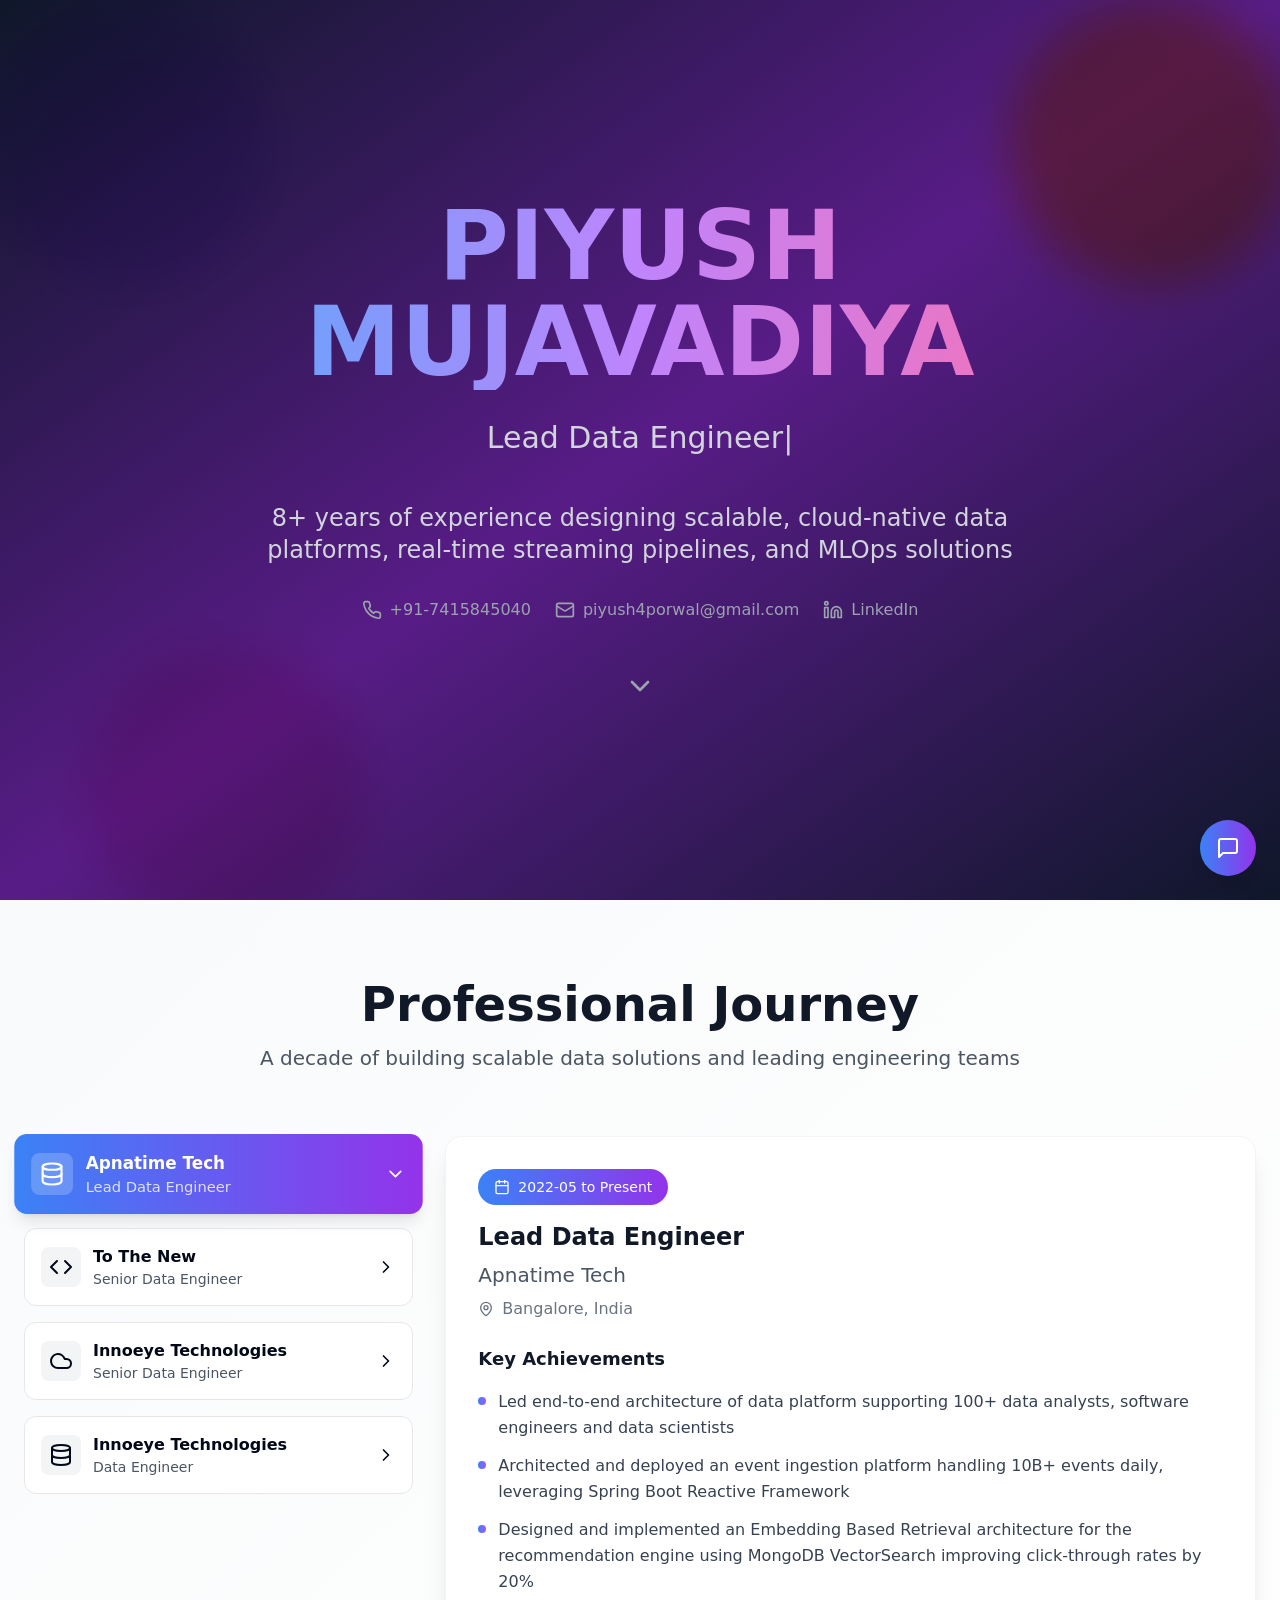
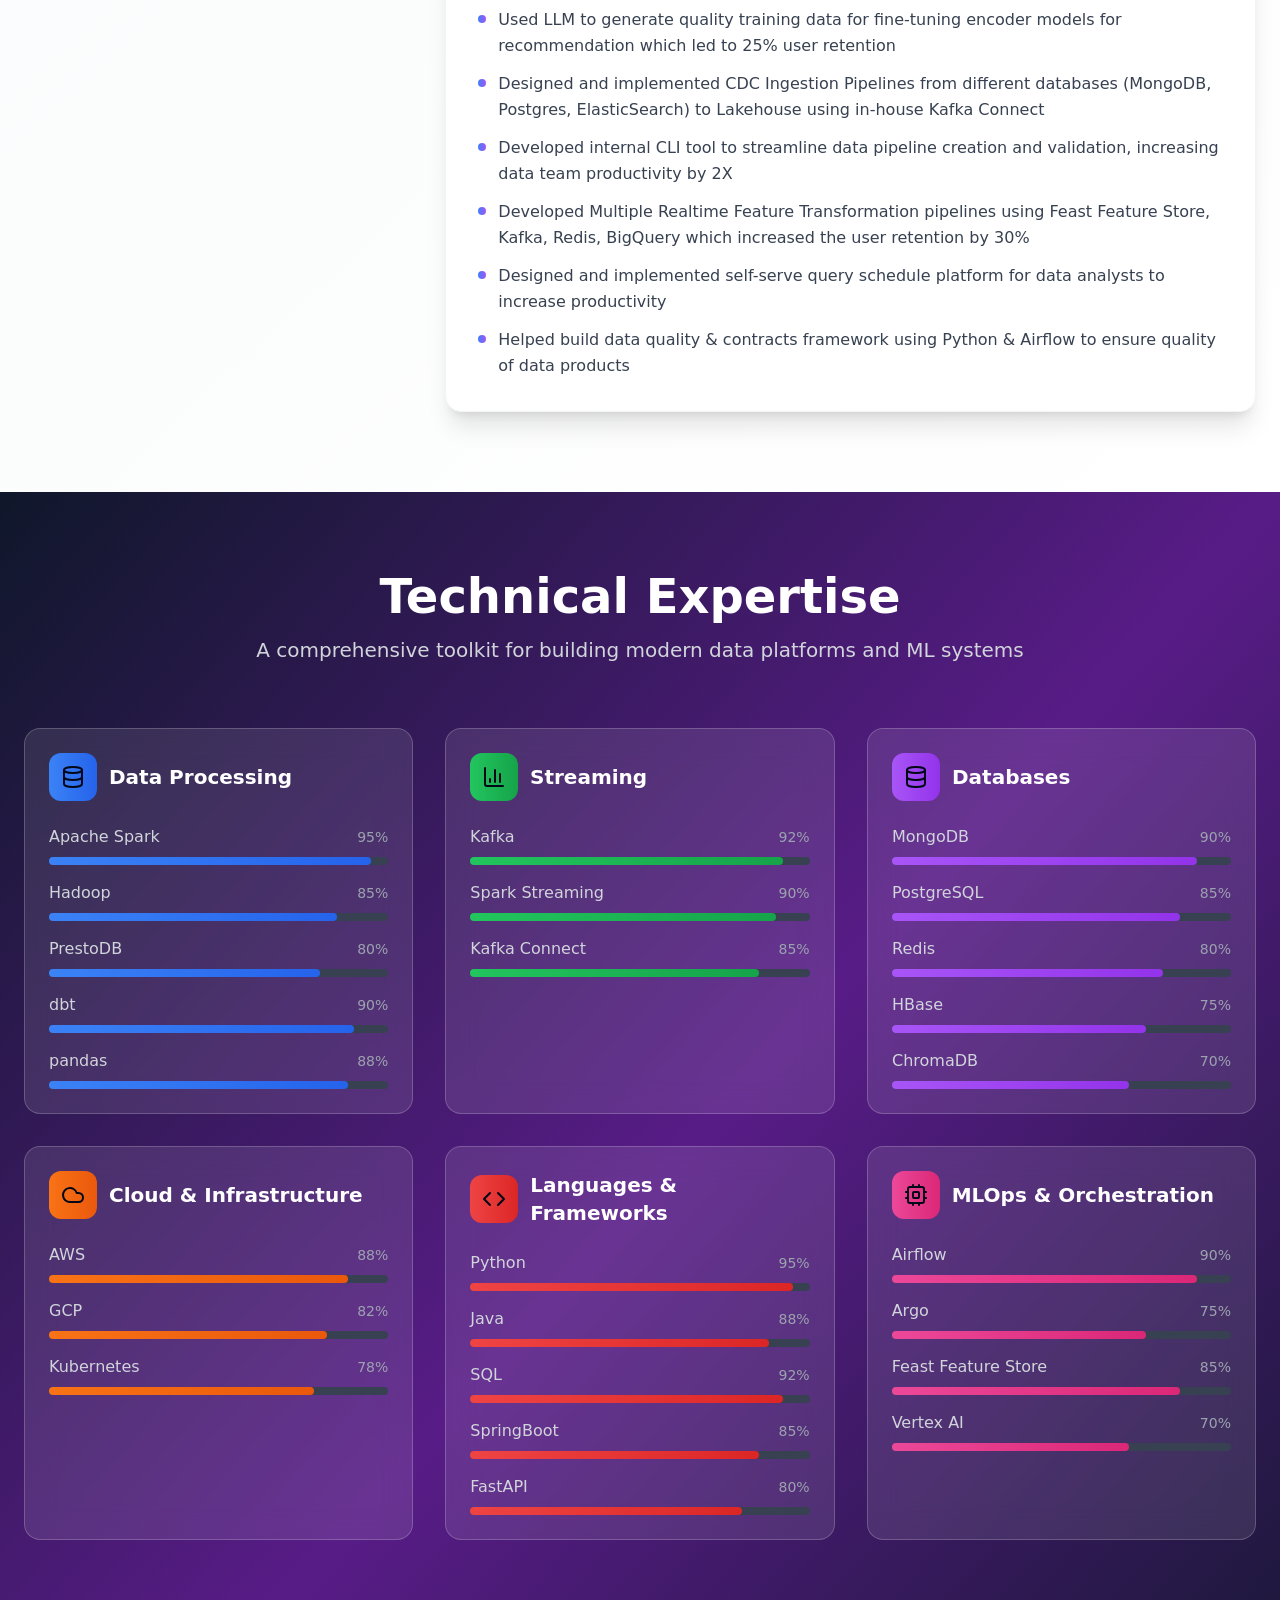
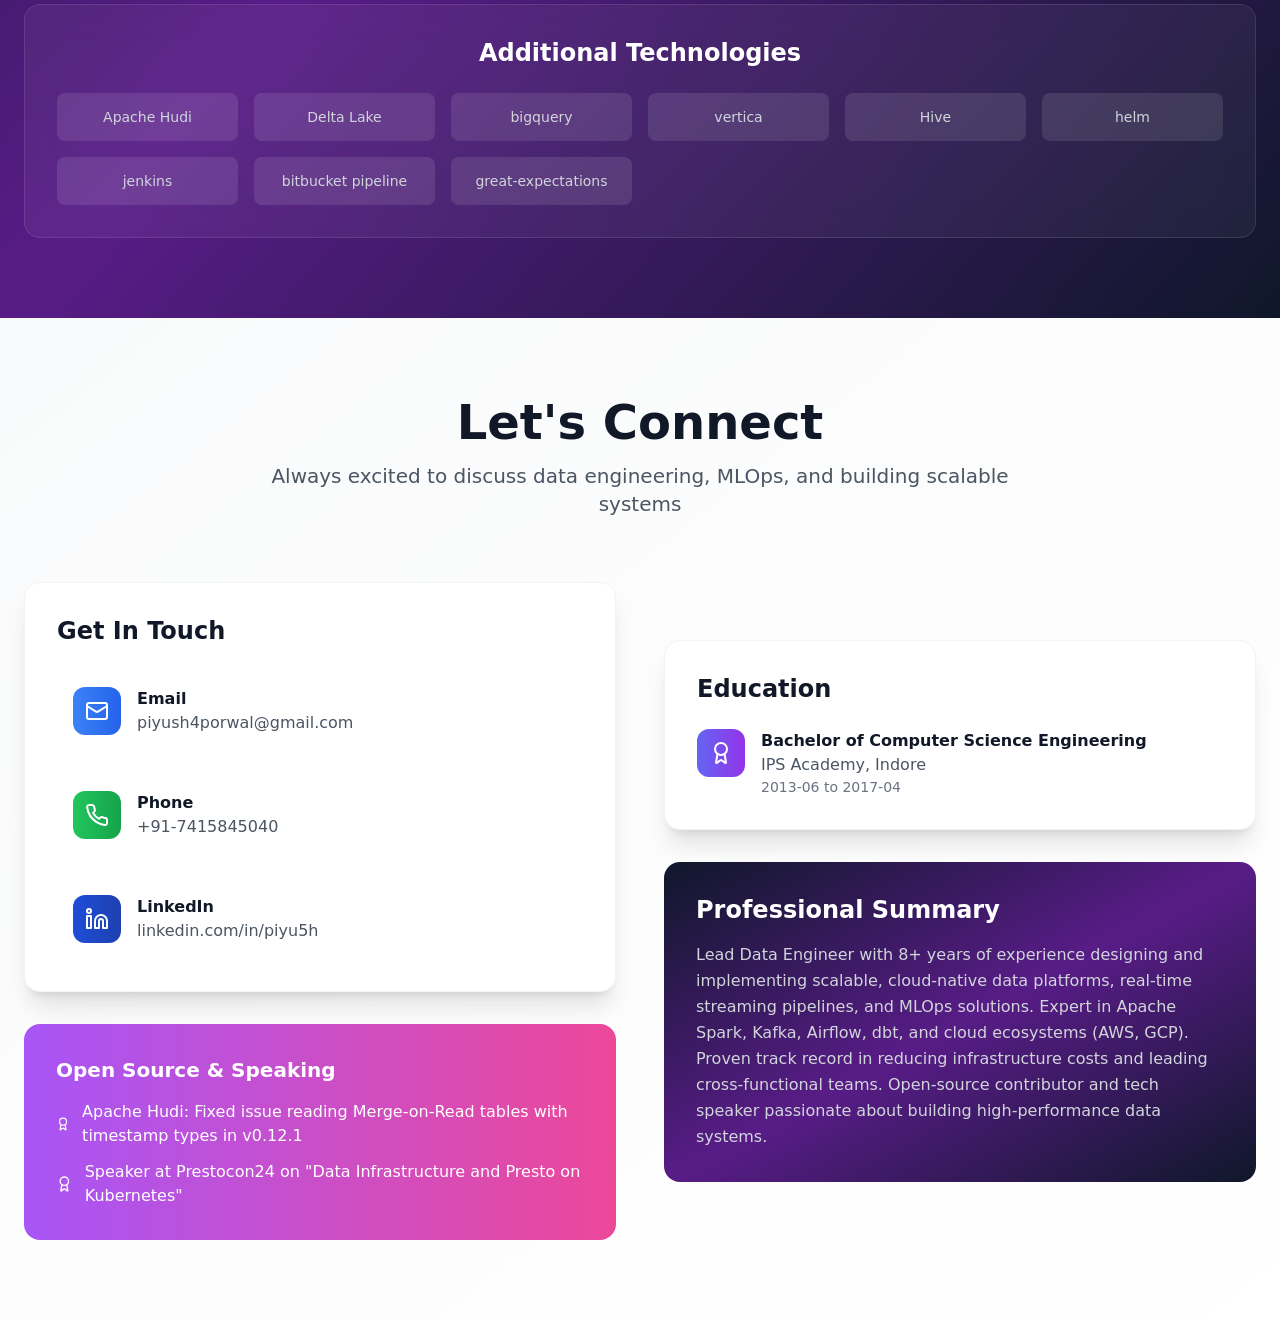
<file: index.html>
<!DOCTYPE html>
<html lang="en">
  <head>
    <meta charset="UTF-8" />
    <meta name="viewport" content="width=device-width, initial-scale=1.0" />
    <title>Piyush Mujavadiya - Lead Data Engineer</title>
    <meta name="description" content="Lead Data Engineer with 8+ years of experience in scalable data platforms, MLOps, and cloud-native solutions" />
    <meta name="author" content="Piyush Mujavadiya" />

    <meta property="og:title" content="Piyush Mujavadiya - Lead Data Engineer" />
    <meta property="og:description" content="Expert in Apache Spark, Kafka, MLOps, and building scalable data systems" />
    <meta property="og:type" content="website" />
    <meta property="og:image" content="https://lovable.dev/opengraph-image-p98pqg.png" />

    <meta name="twitter:card" content="summary_large_image" />
    <meta name="twitter:site" content="@lovable_dev" />
    <meta name="twitter:image" content="https://lovable.dev/opengraph-image-p98pqg.png" />
    <script type="module" crossorigin src="/assets/index--aThXa8R.js"></script>
    <link rel="stylesheet" crossorigin href="/assets/index-CvOyFaPv.css">
  </head>

  <body>
    <div id="root"></div>
  </body>
</html>
</file>
<file: assets/index-CvOyFaPv.css>
*,:before,:after{--tw-border-spacing-x: 0;--tw-border-spacing-y: 0;--tw-translate-x: 0;--tw-translate-y: 0;--tw-rotate: 0;--tw-skew-x: 0;--tw-skew-y: 0;--tw-scale-x: 1;--tw-scale-y: 1;--tw-pan-x: ;--tw-pan-y: ;--tw-pinch-zoom: ;--tw-scroll-snap-strictness: proximity;--tw-gradient-from-position: ;--tw-gradient-via-position: ;--tw-gradient-to-position: ;--tw-ordinal: ;--tw-slashed-zero: ;--tw-numeric-figure: ;--tw-numeric-spacing: ;--tw-numeric-fraction: ;--tw-ring-inset: ;--tw-ring-offset-width: 0px;--tw-ring-offset-color: #fff;--tw-ring-color: rgb(59 130 246 / .5);--tw-ring-offset-shadow: 0 0 #0000;--tw-ring-shadow: 0 0 #0000;--tw-shadow: 0 0 #0000;--tw-shadow-colored: 0 0 #0000;--tw-blur: ;--tw-brightness: ;--tw-contrast: ;--tw-grayscale: ;--tw-hue-rotate: ;--tw-invert: ;--tw-saturate: ;--tw-sepia: ;--tw-drop-shadow: ;--tw-backdrop-blur: ;--tw-backdrop-brightness: ;--tw-backdrop-contrast: ;--tw-backdrop-grayscale: ;--tw-backdrop-hue-rotate: ;--tw-backdrop-invert: ;--tw-backdrop-opacity: ;--tw-backdrop-saturate: ;--tw-backdrop-sepia: ;--tw-contain-size: ;--tw-contain-layout: ;--tw-contain-paint: ;--tw-contain-style: }::backdrop{--tw-border-spacing-x: 0;--tw-border-spacing-y: 0;--tw-translate-x: 0;--tw-translate-y: 0;--tw-rotate: 0;--tw-skew-x: 0;--tw-skew-y: 0;--tw-scale-x: 1;--tw-scale-y: 1;--tw-pan-x: ;--tw-pan-y: ;--tw-pinch-zoom: ;--tw-scroll-snap-strictness: proximity;--tw-gradient-from-position: ;--tw-gradient-via-position: ;--tw-gradient-to-position: ;--tw-ordinal: ;--tw-slashed-zero: ;--tw-numeric-figure: ;--tw-numeric-spacing: ;--tw-numeric-fraction: ;--tw-ring-inset: ;--tw-ring-offset-width: 0px;--tw-ring-offset-color: #fff;--tw-ring-color: rgb(59 130 246 / .5);--tw-ring-offset-shadow: 0 0 #0000;--tw-ring-shadow: 0 0 #0000;--tw-shadow: 0 0 #0000;--tw-shadow-colored: 0 0 #0000;--tw-blur: ;--tw-brightness: ;--tw-contrast: ;--tw-grayscale: ;--tw-hue-rotate: ;--tw-invert: ;--tw-saturate: ;--tw-sepia: ;--tw-drop-shadow: ;--tw-backdrop-blur: ;--tw-backdrop-brightness: ;--tw-backdrop-contrast: ;--tw-backdrop-grayscale: ;--tw-backdrop-hue-rotate: ;--tw-backdrop-invert: ;--tw-backdrop-opacity: ;--tw-backdrop-saturate: ;--tw-backdrop-sepia: ;--tw-contain-size: ;--tw-contain-layout: ;--tw-contain-paint: ;--tw-contain-style: }*,:before,:after{box-sizing:border-box;border-width:0;border-style:solid;border-color:#e5e7eb}:before,:after{--tw-content: ""}html,:host{line-height:1.5;-webkit-text-size-adjust:100%;-moz-tab-size:4;-o-tab-size:4;tab-size:4;font-family:ui-sans-serif,system-ui,sans-serif,"Apple Color Emoji","Segoe UI Emoji",Segoe UI Symbol,"Noto Color Emoji";font-feature-settings:normal;font-variation-settings:normal;-webkit-tap-highlight-color:transparent}body{margin:0;line-height:inherit}hr{height:0;color:inherit;border-top-width:1px}abbr:where([title]){-webkit-text-decoration:underline dotted;text-decoration:underline dotted}h1,h2,h3,h4,h5,h6{font-size:inherit;font-weight:inherit}a{color:inherit;text-decoration:inherit}b,strong{font-weight:bolder}code,kbd,samp,pre{font-family:ui-monospace,SFMono-Regular,Menlo,Monaco,Consolas,Liberation Mono,Courier New,monospace;font-feature-settings:normal;font-variation-settings:normal;font-size:1em}small{font-size:80%}sub,sup{font-size:75%;line-height:0;position:relative;vertical-align:baseline}sub{bottom:-.25em}sup{top:-.5em}table{text-indent:0;border-color:inherit;border-collapse:collapse}button,input,optgroup,select,textarea{font-family:inherit;font-feature-settings:inherit;font-variation-settings:inherit;font-size:100%;font-weight:inherit;line-height:inherit;letter-spacing:inherit;color:inherit;margin:0;padding:0}button,select{text-transform:none}button,input:where([type=button]),input:where([type=reset]),input:where([type=submit]){-webkit-appearance:button;background-color:transparent;background-image:none}:-moz-focusring{outline:auto}:-moz-ui-invalid{box-shadow:none}progress{vertical-align:baseline}::-webkit-inner-spin-button,::-webkit-outer-spin-button{height:auto}[type=search]{-webkit-appearance:textfield;outline-offset:-2px}::-webkit-search-decoration{-webkit-appearance:none}::-webkit-file-upload-button{-webkit-appearance:button;font:inherit}summary{display:list-item}blockquote,dl,dd,h1,h2,h3,h4,h5,h6,hr,figure,p,pre{margin:0}fieldset{margin:0;padding:0}legend{padding:0}ol,ul,menu{list-style:none;margin:0;padding:0}dialog{padding:0}textarea{resize:vertical}input::-moz-placeholder,textarea::-moz-placeholder{opacity:1;color:#9ca3af}input::placeholder,textarea::placeholder{opacity:1;color:#9ca3af}button,[role=button]{cursor:pointer}:disabled{cursor:default}img,svg,video,canvas,audio,iframe,embed,object{display:block;vertical-align:middle}img,video{max-width:100%;height:auto}[hidden]:where(:not([hidden=until-found])){display:none}:root{--background: 0 0% 100%;--foreground: 222.2 84% 4.9%;--card: 0 0% 100%;--card-foreground: 222.2 84% 4.9%;--popover: 0 0% 100%;--popover-foreground: 222.2 84% 4.9%;--primary: 222.2 47.4% 11.2%;--primary-foreground: 210 40% 98%;--secondary: 210 40% 96.1%;--secondary-foreground: 222.2 47.4% 11.2%;--muted: 210 40% 96.1%;--muted-foreground: 215.4 16.3% 46.9%;--accent: 210 40% 96.1%;--accent-foreground: 222.2 47.4% 11.2%;--destructive: 0 84.2% 60.2%;--destructive-foreground: 210 40% 98%;--border: 214.3 31.8% 91.4%;--input: 214.3 31.8% 91.4%;--ring: 222.2 84% 4.9%;--radius: .5rem;--sidebar-background: 0 0% 98%;--sidebar-foreground: 240 5.3% 26.1%;--sidebar-primary: 240 5.9% 10%;--sidebar-primary-foreground: 0 0% 98%;--sidebar-accent: 240 4.8% 95.9%;--sidebar-accent-foreground: 240 5.9% 10%;--sidebar-border: 220 13% 91%;--sidebar-ring: 217.2 91.2% 59.8%}.dark{--background: 222.2 84% 4.9%;--foreground: 210 40% 98%;--card: 222.2 84% 4.9%;--card-foreground: 210 40% 98%;--popover: 222.2 84% 4.9%;--popover-foreground: 210 40% 98%;--primary: 210 40% 98%;--primary-foreground: 222.2 47.4% 11.2%;--secondary: 217.2 32.6% 17.5%;--secondary-foreground: 210 40% 98%;--muted: 217.2 32.6% 17.5%;--muted-foreground: 215 20.2% 65.1%;--accent: 217.2 32.6% 17.5%;--accent-foreground: 210 40% 98%;--destructive: 0 62.8% 30.6%;--destructive-foreground: 210 40% 98%;--border: 217.2 32.6% 17.5%;--input: 217.2 32.6% 17.5%;--ring: 212.7 26.8% 83.9%;--sidebar-background: 240 5.9% 10%;--sidebar-foreground: 240 4.8% 95.9%;--sidebar-primary: 224.3 76.3% 48%;--sidebar-primary-foreground: 0 0% 100%;--sidebar-accent: 240 3.7% 15.9%;--sidebar-accent-foreground: 240 4.8% 95.9%;--sidebar-border: 240 3.7% 15.9%;--sidebar-ring: 217.2 91.2% 59.8%}*{border-color:hsl(var(--border))}body{background-color:hsl(var(--background));color:hsl(var(--foreground))}.sr-only{position:absolute;width:1px;height:1px;padding:0;margin:-1px;overflow:hidden;clip:rect(0,0,0,0);white-space:nowrap;border-width:0}.pointer-events-none{pointer-events:none}.pointer-events-auto{pointer-events:auto}.visible{visibility:visible}.invisible{visibility:hidden}.fixed{position:fixed}.absolute{position:absolute}.relative{position:relative}.sticky{position:sticky}.inset-0{top:0;right:0;bottom:0;left:0}.inset-x-0{left:0;right:0}.inset-y-0{top:0;bottom:0}.-bottom-12{bottom:-3rem}.-bottom-8{bottom:-2rem}.-left-12{left:-3rem}.-left-4{left:-1rem}.-right-12{right:-3rem}.-right-4{right:-1rem}.-top-12{top:-3rem}.bottom-0{bottom:0}.bottom-6{bottom:1.5rem}.left-0{left:0}.left-1{left:.25rem}.left-1\/2{left:50%}.left-2{left:.5rem}.left-20{left:5rem}.left-\[50\%\]{left:50%}.right-0{right:0}.right-1{right:.25rem}.right-2{right:.5rem}.right-3{right:.75rem}.right-4{right:1rem}.right-6{right:1.5rem}.top-0{top:0}.top-1\.5{top:.375rem}.top-1\/2{top:50%}.top-2{top:.5rem}.top-3\.5{top:.875rem}.top-4{top:1rem}.top-8{top:2rem}.top-\[1px\]{top:1px}.top-\[50\%\]{top:50%}.top-\[60\%\]{top:60%}.top-full{top:100%}.z-10{z-index:10}.z-20{z-index:20}.z-50{z-index:50}.z-\[100\]{z-index:100}.z-\[1\]{z-index:1}.-mx-1{margin-left:-.25rem;margin-right:-.25rem}.mx-2{margin-left:.5rem;margin-right:.5rem}.mx-3\.5{margin-left:.875rem;margin-right:.875rem}.mx-auto{margin-left:auto;margin-right:auto}.my-0\.5{margin-top:.125rem;margin-bottom:.125rem}.my-1{margin-top:.25rem;margin-bottom:.25rem}.-ml-4{margin-left:-1rem}.-mt-4{margin-top:-1rem}.mb-1{margin-bottom:.25rem}.mb-12{margin-bottom:3rem}.mb-16{margin-bottom:4rem}.mb-2{margin-bottom:.5rem}.mb-4{margin-bottom:1rem}.mb-6{margin-bottom:1.5rem}.mb-8{margin-bottom:2rem}.ml-1{margin-left:.25rem}.ml-auto{margin-left:auto}.mr-2{margin-right:.5rem}.mt-1\.5{margin-top:.375rem}.mt-16{margin-top:4rem}.mt-2{margin-top:.5rem}.mt-24{margin-top:6rem}.mt-4{margin-top:1rem}.mt-auto{margin-top:auto}.block{display:block}.flex{display:flex}.inline-flex{display:inline-flex}.table{display:table}.grid{display:grid}.hidden{display:none}.aspect-square{aspect-ratio:1 / 1}.aspect-video{aspect-ratio:16 / 9}.size-4{width:1rem;height:1rem}.h-1\.5{height:.375rem}.h-10{height:2.5rem}.h-11{height:2.75rem}.h-12{height:3rem}.h-16{height:4rem}.h-2{height:.5rem}.h-2\.5{height:.625rem}.h-3{height:.75rem}.h-3\.5{height:.875rem}.h-4{height:1rem}.h-5{height:1.25rem}.h-6{height:1.5rem}.h-7{height:1.75rem}.h-72{height:18rem}.h-8{height:2rem}.h-9{height:2.25rem}.h-\[1px\]{height:1px}.h-\[600px\]{height:600px}.h-\[var\(--radix-navigation-menu-viewport-height\)\]{height:var(--radix-navigation-menu-viewport-height)}.h-\[var\(--radix-select-trigger-height\)\]{height:var(--radix-select-trigger-height)}.h-auto{height:auto}.h-full{height:100%}.h-px{height:1px}.h-svh{height:100svh}.max-h-96{max-height:24rem}.max-h-\[300px\]{max-height:300px}.max-h-screen{max-height:100vh}.min-h-0{min-height:0px}.min-h-\[80px\]{min-height:80px}.min-h-screen{min-height:100vh}.min-h-svh{min-height:100svh}.w-0{width:0px}.w-1{width:.25rem}.w-10{width:2.5rem}.w-11{width:2.75rem}.w-2{width:.5rem}.w-2\.5{width:.625rem}.w-3{width:.75rem}.w-3\.5{width:.875rem}.w-3\/4{width:75%}.w-4{width:1rem}.w-5{width:1.25rem}.w-6{width:1.5rem}.w-64{width:16rem}.w-7{width:1.75rem}.w-72{width:18rem}.w-8{width:2rem}.w-9{width:2.25rem}.w-\[--sidebar-width\]{width:var(--sidebar-width)}.w-\[100px\]{width:100px}.w-\[1px\]{width:1px}.w-auto{width:auto}.w-full{width:100%}.w-max{width:-moz-max-content;width:max-content}.w-px{width:1px}.min-w-0{min-width:0px}.min-w-5{min-width:1.25rem}.min-w-\[12rem\]{min-width:12rem}.min-w-\[8rem\]{min-width:8rem}.min-w-\[var\(--radix-select-trigger-width\)\]{min-width:var(--radix-select-trigger-width)}.max-w-3xl{max-width:48rem}.max-w-4xl{max-width:56rem}.max-w-7xl{max-width:80rem}.max-w-\[--skeleton-width\]{max-width:var(--skeleton-width)}.max-w-\[80\%\]{max-width:80%}.max-w-lg{max-width:32rem}.max-w-max{max-width:-moz-max-content;max-width:max-content}.max-w-md{max-width:28rem}.flex-1{flex:1 1 0%}.flex-shrink-0,.shrink-0{flex-shrink:0}.grow{flex-grow:1}.grow-0{flex-grow:0}.basis-full{flex-basis:100%}.caption-bottom{caption-side:bottom}.border-collapse{border-collapse:collapse}.-translate-x-1\/2{--tw-translate-x: -50%;transform:translate(var(--tw-translate-x),var(--tw-translate-y)) rotate(var(--tw-rotate)) skew(var(--tw-skew-x)) skewY(var(--tw-skew-y)) scaleX(var(--tw-scale-x)) scaleY(var(--tw-scale-y))}.-translate-x-px{--tw-translate-x: -1px;transform:translate(var(--tw-translate-x),var(--tw-translate-y)) rotate(var(--tw-rotate)) skew(var(--tw-skew-x)) skewY(var(--tw-skew-y)) scaleX(var(--tw-scale-x)) scaleY(var(--tw-scale-y))}.-translate-y-1\/2{--tw-translate-y: -50%;transform:translate(var(--tw-translate-x),var(--tw-translate-y)) rotate(var(--tw-rotate)) skew(var(--tw-skew-x)) skewY(var(--tw-skew-y)) scaleX(var(--tw-scale-x)) scaleY(var(--tw-scale-y))}.translate-x-\[-50\%\]{--tw-translate-x: -50%;transform:translate(var(--tw-translate-x),var(--tw-translate-y)) rotate(var(--tw-rotate)) skew(var(--tw-skew-x)) skewY(var(--tw-skew-y)) scaleX(var(--tw-scale-x)) scaleY(var(--tw-scale-y))}.translate-x-px{--tw-translate-x: 1px;transform:translate(var(--tw-translate-x),var(--tw-translate-y)) rotate(var(--tw-rotate)) skew(var(--tw-skew-x)) skewY(var(--tw-skew-y)) scaleX(var(--tw-scale-x)) scaleY(var(--tw-scale-y))}.translate-y-\[-50\%\]{--tw-translate-y: -50%;transform:translate(var(--tw-translate-x),var(--tw-translate-y)) rotate(var(--tw-rotate)) skew(var(--tw-skew-x)) skewY(var(--tw-skew-y)) scaleX(var(--tw-scale-x)) scaleY(var(--tw-scale-y))}.rotate-45{--tw-rotate: 45deg;transform:translate(var(--tw-translate-x),var(--tw-translate-y)) rotate(var(--tw-rotate)) skew(var(--tw-skew-x)) skewY(var(--tw-skew-y)) scaleX(var(--tw-scale-x)) scaleY(var(--tw-scale-y))}.rotate-90{--tw-rotate: 90deg;transform:translate(var(--tw-translate-x),var(--tw-translate-y)) rotate(var(--tw-rotate)) skew(var(--tw-skew-x)) skewY(var(--tw-skew-y)) scaleX(var(--tw-scale-x)) scaleY(var(--tw-scale-y))}.scale-105{--tw-scale-x: 1.05;--tw-scale-y: 1.05;transform:translate(var(--tw-translate-x),var(--tw-translate-y)) rotate(var(--tw-rotate)) skew(var(--tw-skew-x)) skewY(var(--tw-skew-y)) scaleX(var(--tw-scale-x)) scaleY(var(--tw-scale-y))}.transform{transform:translate(var(--tw-translate-x),var(--tw-translate-y)) rotate(var(--tw-rotate)) skew(var(--tw-skew-x)) skewY(var(--tw-skew-y)) scaleX(var(--tw-scale-x)) scaleY(var(--tw-scale-y))}@keyframes blob{0%{transform:translate(0) scale(1)}33%{transform:translate(30px,-50px) scale(1.1)}66%{transform:translate(-20px,20px) scale(.9)}to{transform:translate(0) scale(1)}}.animate-blob{animation:blob 7s infinite}@keyframes bounce{0%,to{transform:translateY(-25%);animation-timing-function:cubic-bezier(.8,0,1,1)}50%{transform:none;animation-timing-function:cubic-bezier(0,0,.2,1)}}.animate-bounce{animation:bounce 1s infinite}@keyframes pulse{50%{opacity:.5}}.animate-pulse{animation:pulse 2s cubic-bezier(.4,0,.6,1) infinite}.cursor-default{cursor:default}.cursor-pointer{cursor:pointer}.touch-none{touch-action:none}.select-none{-webkit-user-select:none;-moz-user-select:none;user-select:none}.list-none{list-style-type:none}.grid-cols-1{grid-template-columns:repeat(1,minmax(0,1fr))}.grid-cols-2{grid-template-columns:repeat(2,minmax(0,1fr))}.flex-row{flex-direction:row}.flex-row-reverse{flex-direction:row-reverse}.flex-col{flex-direction:column}.flex-col-reverse{flex-direction:column-reverse}.flex-wrap{flex-wrap:wrap}.items-start{align-items:flex-start}.items-end{align-items:flex-end}.items-center{align-items:center}.items-stretch{align-items:stretch}.justify-center{justify-content:center}.justify-between{justify-content:space-between}.gap-1{gap:.25rem}.gap-1\.5{gap:.375rem}.gap-12{gap:3rem}.gap-2{gap:.5rem}.gap-3{gap:.75rem}.gap-4{gap:1rem}.gap-6{gap:1.5rem}.gap-8{gap:2rem}.space-x-1>:not([hidden])~:not([hidden]){--tw-space-x-reverse: 0;margin-right:calc(.25rem * var(--tw-space-x-reverse));margin-left:calc(.25rem * calc(1 - var(--tw-space-x-reverse)))}.space-x-4>:not([hidden])~:not([hidden]){--tw-space-x-reverse: 0;margin-right:calc(1rem * var(--tw-space-x-reverse));margin-left:calc(1rem * calc(1 - var(--tw-space-x-reverse)))}.space-y-1>:not([hidden])~:not([hidden]){--tw-space-y-reverse: 0;margin-top:calc(.25rem * calc(1 - var(--tw-space-y-reverse)));margin-bottom:calc(.25rem * var(--tw-space-y-reverse))}.space-y-1\.5>:not([hidden])~:not([hidden]){--tw-space-y-reverse: 0;margin-top:calc(.375rem * calc(1 - var(--tw-space-y-reverse)));margin-bottom:calc(.375rem * var(--tw-space-y-reverse))}.space-y-2>:not([hidden])~:not([hidden]){--tw-space-y-reverse: 0;margin-top:calc(.5rem * calc(1 - var(--tw-space-y-reverse)));margin-bottom:calc(.5rem * var(--tw-space-y-reverse))}.space-y-3>:not([hidden])~:not([hidden]){--tw-space-y-reverse: 0;margin-top:calc(.75rem * calc(1 - var(--tw-space-y-reverse)));margin-bottom:calc(.75rem * var(--tw-space-y-reverse))}.space-y-4>:not([hidden])~:not([hidden]){--tw-space-y-reverse: 0;margin-top:calc(1rem * calc(1 - var(--tw-space-y-reverse)));margin-bottom:calc(1rem * var(--tw-space-y-reverse))}.space-y-6>:not([hidden])~:not([hidden]){--tw-space-y-reverse: 0;margin-top:calc(1.5rem * calc(1 - var(--tw-space-y-reverse)));margin-bottom:calc(1.5rem * var(--tw-space-y-reverse))}.space-y-8>:not([hidden])~:not([hidden]){--tw-space-y-reverse: 0;margin-top:calc(2rem * calc(1 - var(--tw-space-y-reverse)));margin-bottom:calc(2rem * var(--tw-space-y-reverse))}.overflow-auto{overflow:auto}.overflow-hidden{overflow:hidden}.overflow-y-auto{overflow-y:auto}.overflow-x-hidden{overflow-x:hidden}.whitespace-nowrap{white-space:nowrap}.break-words{overflow-wrap:break-word}.rounded-2xl{border-radius:1rem}.rounded-\[2px\]{border-radius:2px}.rounded-\[inherit\]{border-radius:inherit}.rounded-full{border-radius:9999px}.rounded-lg{border-radius:var(--radius)}.rounded-md{border-radius:calc(var(--radius) - 2px)}.rounded-sm{border-radius:calc(var(--radius) - 4px)}.rounded-xl{border-radius:.75rem}.rounded-t-2xl{border-top-left-radius:1rem;border-top-right-radius:1rem}.rounded-t-\[10px\]{border-top-left-radius:10px;border-top-right-radius:10px}.rounded-bl-md{border-bottom-left-radius:calc(var(--radius) - 2px)}.rounded-br-md{border-bottom-right-radius:calc(var(--radius) - 2px)}.rounded-tl-sm{border-top-left-radius:calc(var(--radius) - 4px)}.border{border-width:1px}.border-2{border-width:2px}.border-\[1\.5px\]{border-width:1.5px}.border-y{border-top-width:1px;border-bottom-width:1px}.border-b{border-bottom-width:1px}.border-l{border-left-width:1px}.border-r{border-right-width:1px}.border-t{border-top-width:1px}.border-dashed{border-style:dashed}.border-\[--color-border\]{border-color:var(--color-border)}.border-border\/50{border-color:hsl(var(--border) / .5)}.border-destructive{border-color:hsl(var(--destructive))}.border-destructive\/50{border-color:hsl(var(--destructive) / .5)}.border-gray-100{--tw-border-opacity: 1;border-color:rgb(243 244 246 / var(--tw-border-opacity, 1))}.border-gray-200{--tw-border-opacity: 1;border-color:rgb(229 231 235 / var(--tw-border-opacity, 1))}.border-gray-300{--tw-border-opacity: 1;border-color:rgb(209 213 219 / var(--tw-border-opacity, 1))}.border-input{border-color:hsl(var(--input))}.border-primary{border-color:hsl(var(--primary))}.border-sidebar-border{border-color:hsl(var(--sidebar-border))}.border-transparent{border-color:transparent}.border-white\/10{border-color:#ffffff1a}.border-white\/20{border-color:#fff3}.border-l-transparent{border-left-color:transparent}.border-t-transparent{border-top-color:transparent}.bg-\[--color-bg\]{background-color:var(--color-bg)}.bg-accent{background-color:hsl(var(--accent))}.bg-background{background-color:hsl(var(--background))}.bg-black\/50{background-color:#00000080}.bg-black\/80{background-color:#000c}.bg-blue-500{--tw-bg-opacity: 1;background-color:rgb(59 130 246 / var(--tw-bg-opacity, 1))}.bg-border{background-color:hsl(var(--border))}.bg-card{background-color:hsl(var(--card))}.bg-destructive{background-color:hsl(var(--destructive))}.bg-foreground{background-color:hsl(var(--foreground))}.bg-gray-100{--tw-bg-opacity: 1;background-color:rgb(243 244 246 / var(--tw-bg-opacity, 1))}.bg-gray-200{--tw-bg-opacity: 1;background-color:rgb(229 231 235 / var(--tw-bg-opacity, 1))}.bg-gray-700{--tw-bg-opacity: 1;background-color:rgb(55 65 81 / var(--tw-bg-opacity, 1))}.bg-muted{background-color:hsl(var(--muted))}.bg-muted\/50{background-color:hsl(var(--muted) / .5)}.bg-pink-300{--tw-bg-opacity: 1;background-color:rgb(249 168 212 / var(--tw-bg-opacity, 1))}.bg-popover{background-color:hsl(var(--popover))}.bg-primary{background-color:hsl(var(--primary))}.bg-purple-300{--tw-bg-opacity: 1;background-color:rgb(216 180 254 / var(--tw-bg-opacity, 1))}.bg-secondary{background-color:hsl(var(--secondary))}.bg-sidebar{background-color:hsl(var(--sidebar-background))}.bg-sidebar-border{background-color:hsl(var(--sidebar-border))}.bg-transparent{background-color:transparent}.bg-white{--tw-bg-opacity: 1;background-color:rgb(255 255 255 / var(--tw-bg-opacity, 1))}.bg-white\/10{background-color:#ffffff1a}.bg-white\/20{background-color:#fff3}.bg-white\/5{background-color:#ffffff0d}.bg-yellow-300{--tw-bg-opacity: 1;background-color:rgb(253 224 71 / var(--tw-bg-opacity, 1))}.bg-gradient-to-br{background-image:linear-gradient(to bottom right,var(--tw-gradient-stops))}.bg-gradient-to-r{background-image:linear-gradient(to right,var(--tw-gradient-stops))}.from-blue-400{--tw-gradient-from: #60a5fa var(--tw-gradient-from-position);--tw-gradient-to: rgb(96 165 250 / 0) var(--tw-gradient-to-position);--tw-gradient-stops: var(--tw-gradient-from), var(--tw-gradient-to)}.from-blue-500{--tw-gradient-from: #3b82f6 var(--tw-gradient-from-position);--tw-gradient-to: rgb(59 130 246 / 0) var(--tw-gradient-to-position);--tw-gradient-stops: var(--tw-gradient-from), var(--tw-gradient-to)}.from-blue-700{--tw-gradient-from: #1d4ed8 var(--tw-gradient-from-position);--tw-gradient-to: rgb(29 78 216 / 0) var(--tw-gradient-to-position);--tw-gradient-stops: var(--tw-gradient-from), var(--tw-gradient-to)}.from-gray-50{--tw-gradient-from: #f9fafb var(--tw-gradient-from-position);--tw-gradient-to: rgb(249 250 251 / 0) var(--tw-gradient-to-position);--tw-gradient-stops: var(--tw-gradient-from), var(--tw-gradient-to)}.from-green-500{--tw-gradient-from: #22c55e var(--tw-gradient-from-position);--tw-gradient-to: rgb(34 197 94 / 0) var(--tw-gradient-to-position);--tw-gradient-stops: var(--tw-gradient-from), var(--tw-gradient-to)}.from-indigo-500{--tw-gradient-from: #6366f1 var(--tw-gradient-from-position);--tw-gradient-to: rgb(99 102 241 / 0) var(--tw-gradient-to-position);--tw-gradient-stops: var(--tw-gradient-from), var(--tw-gradient-to)}.from-orange-500{--tw-gradient-from: #f97316 var(--tw-gradient-from-position);--tw-gradient-to: rgb(249 115 22 / 0) var(--tw-gradient-to-position);--tw-gradient-stops: var(--tw-gradient-from), var(--tw-gradient-to)}.from-pink-500{--tw-gradient-from: #ec4899 var(--tw-gradient-from-position);--tw-gradient-to: rgb(236 72 153 / 0) var(--tw-gradient-to-position);--tw-gradient-stops: var(--tw-gradient-from), var(--tw-gradient-to)}.from-purple-500{--tw-gradient-from: #a855f7 var(--tw-gradient-from-position);--tw-gradient-to: rgb(168 85 247 / 0) var(--tw-gradient-to-position);--tw-gradient-stops: var(--tw-gradient-from), var(--tw-gradient-to)}.from-red-500{--tw-gradient-from: #ef4444 var(--tw-gradient-from-position);--tw-gradient-to: rgb(239 68 68 / 0) var(--tw-gradient-to-position);--tw-gradient-stops: var(--tw-gradient-from), var(--tw-gradient-to)}.from-slate-900{--tw-gradient-from: #0f172a var(--tw-gradient-from-position);--tw-gradient-to: rgb(15 23 42 / 0) var(--tw-gradient-to-position);--tw-gradient-stops: var(--tw-gradient-from), var(--tw-gradient-to)}.via-purple-400{--tw-gradient-to: rgb(192 132 252 / 0) var(--tw-gradient-to-position);--tw-gradient-stops: var(--tw-gradient-from), #c084fc var(--tw-gradient-via-position), var(--tw-gradient-to)}.via-purple-900{--tw-gradient-to: rgb(88 28 135 / 0) var(--tw-gradient-to-position);--tw-gradient-stops: var(--tw-gradient-from), #581c87 var(--tw-gradient-via-position), var(--tw-gradient-to)}.to-blue-600{--tw-gradient-to: #2563eb var(--tw-gradient-to-position)}.to-blue-800{--tw-gradient-to: #1e40af var(--tw-gradient-to-position)}.to-green-600{--tw-gradient-to: #16a34a var(--tw-gradient-to-position)}.to-orange-600{--tw-gradient-to: #ea580c var(--tw-gradient-to-position)}.to-pink-400{--tw-gradient-to: #f472b6 var(--tw-gradient-to-position)}.to-pink-500{--tw-gradient-to: #ec4899 var(--tw-gradient-to-position)}.to-pink-600{--tw-gradient-to: #db2777 var(--tw-gradient-to-position)}.to-purple-500{--tw-gradient-to: #a855f7 var(--tw-gradient-to-position)}.to-purple-600{--tw-gradient-to: #9333ea var(--tw-gradient-to-position)}.to-red-600{--tw-gradient-to: #dc2626 var(--tw-gradient-to-position)}.to-slate-900{--tw-gradient-to: #0f172a var(--tw-gradient-to-position)}.to-teal-600{--tw-gradient-to: #0d9488 var(--tw-gradient-to-position)}.to-white{--tw-gradient-to: #fff var(--tw-gradient-to-position)}.bg-clip-text{-webkit-background-clip:text;background-clip:text}.fill-current{fill:currentColor}.p-0{padding:0}.p-1{padding:.25rem}.p-2{padding:.5rem}.p-3{padding:.75rem}.p-4{padding:1rem}.p-6{padding:1.5rem}.p-8{padding:2rem}.p-\[1px\]{padding:1px}.px-1{padding-left:.25rem;padding-right:.25rem}.px-2{padding-left:.5rem;padding-right:.5rem}.px-2\.5{padding-left:.625rem;padding-right:.625rem}.px-3{padding-left:.75rem;padding-right:.75rem}.px-4{padding-left:1rem;padding-right:1rem}.px-5{padding-left:1.25rem;padding-right:1.25rem}.px-6{padding-left:1.5rem;padding-right:1.5rem}.px-8{padding-left:2rem;padding-right:2rem}.py-0\.5{padding-top:.125rem;padding-bottom:.125rem}.py-1{padding-top:.25rem;padding-bottom:.25rem}.py-1\.5{padding-top:.375rem;padding-bottom:.375rem}.py-2{padding-top:.5rem;padding-bottom:.5rem}.py-20{padding-top:5rem;padding-bottom:5rem}.py-3{padding-top:.75rem;padding-bottom:.75rem}.py-4{padding-top:1rem;padding-bottom:1rem}.py-6{padding-top:1.5rem;padding-bottom:1.5rem}.pb-3{padding-bottom:.75rem}.pb-4{padding-bottom:1rem}.pl-2\.5{padding-left:.625rem}.pl-4{padding-left:1rem}.pl-8{padding-left:2rem}.pr-2{padding-right:.5rem}.pr-2\.5{padding-right:.625rem}.pr-8{padding-right:2rem}.pt-0{padding-top:0}.pt-1{padding-top:.25rem}.pt-3{padding-top:.75rem}.pt-4{padding-top:1rem}.text-left{text-align:left}.text-center{text-align:center}.align-middle{vertical-align:middle}.font-mono{font-family:ui-monospace,SFMono-Regular,Menlo,Monaco,Consolas,Liberation Mono,Courier New,monospace}.text-2xl{font-size:1.5rem;line-height:2rem}.text-4xl{font-size:2.25rem;line-height:2.5rem}.text-6xl{font-size:3.75rem;line-height:1}.text-\[0\.8rem\]{font-size:.8rem}.text-base{font-size:1rem;line-height:1.5rem}.text-lg{font-size:1.125rem;line-height:1.75rem}.text-sm{font-size:.875rem;line-height:1.25rem}.text-xl{font-size:1.25rem;line-height:1.75rem}.text-xs{font-size:.75rem;line-height:1rem}.font-bold{font-weight:700}.font-light{font-weight:300}.font-medium{font-weight:500}.font-normal{font-weight:400}.font-semibold{font-weight:600}.tabular-nums{--tw-numeric-spacing: tabular-nums;font-variant-numeric:var(--tw-ordinal) var(--tw-slashed-zero) var(--tw-numeric-figure) var(--tw-numeric-spacing) var(--tw-numeric-fraction)}.leading-none{line-height:1}.leading-relaxed{line-height:1.625}.tracking-tight{letter-spacing:-.025em}.tracking-widest{letter-spacing:.1em}.text-accent-foreground{color:hsl(var(--accent-foreground))}.text-blue-100{--tw-text-opacity: 1;color:rgb(219 234 254 / var(--tw-text-opacity, 1))}.text-blue-500{--tw-text-opacity: 1;color:rgb(59 130 246 / var(--tw-text-opacity, 1))}.text-card-foreground{color:hsl(var(--card-foreground))}.text-current{color:currentColor}.text-destructive{color:hsl(var(--destructive))}.text-destructive-foreground{color:hsl(var(--destructive-foreground))}.text-foreground{color:hsl(var(--foreground))}.text-foreground\/50{color:hsl(var(--foreground) / .5)}.text-gray-300{--tw-text-opacity: 1;color:rgb(209 213 219 / var(--tw-text-opacity, 1))}.text-gray-400{--tw-text-opacity: 1;color:rgb(156 163 175 / var(--tw-text-opacity, 1))}.text-gray-500{--tw-text-opacity: 1;color:rgb(107 114 128 / var(--tw-text-opacity, 1))}.text-gray-600{--tw-text-opacity: 1;color:rgb(75 85 99 / var(--tw-text-opacity, 1))}.text-gray-700{--tw-text-opacity: 1;color:rgb(55 65 81 / var(--tw-text-opacity, 1))}.text-gray-800{--tw-text-opacity: 1;color:rgb(31 41 55 / var(--tw-text-opacity, 1))}.text-gray-900{--tw-text-opacity: 1;color:rgb(17 24 39 / var(--tw-text-opacity, 1))}.text-muted-foreground{color:hsl(var(--muted-foreground))}.text-popover-foreground{color:hsl(var(--popover-foreground))}.text-primary{color:hsl(var(--primary))}.text-primary-foreground{color:hsl(var(--primary-foreground))}.text-secondary-foreground{color:hsl(var(--secondary-foreground))}.text-sidebar-foreground{color:hsl(var(--sidebar-foreground))}.text-sidebar-foreground\/70{color:hsl(var(--sidebar-foreground) / .7)}.text-transparent{color:transparent}.text-white{--tw-text-opacity: 1;color:rgb(255 255 255 / var(--tw-text-opacity, 1))}.text-white\/80{color:#fffc}.underline{text-decoration-line:underline}.underline-offset-4{text-underline-offset:4px}.opacity-0{opacity:0}.opacity-50{opacity:.5}.opacity-60{opacity:.6}.opacity-70{opacity:.7}.opacity-90{opacity:.9}.mix-blend-multiply{mix-blend-mode:multiply}.shadow-2xl{--tw-shadow: 0 25px 50px -12px rgb(0 0 0 / .25);--tw-shadow-colored: 0 25px 50px -12px var(--tw-shadow-color);box-shadow:var(--tw-ring-offset-shadow, 0 0 #0000),var(--tw-ring-shadow, 0 0 #0000),var(--tw-shadow)}.shadow-\[0_0_0_1px_hsl\(var\(--sidebar-border\)\)\]{--tw-shadow: 0 0 0 1px hsl(var(--sidebar-border));--tw-shadow-colored: 0 0 0 1px var(--tw-shadow-color);box-shadow:var(--tw-ring-offset-shadow, 0 0 #0000),var(--tw-ring-shadow, 0 0 #0000),var(--tw-shadow)}.shadow-lg{--tw-shadow: 0 10px 15px -3px rgb(0 0 0 / .1), 0 4px 6px -4px rgb(0 0 0 / .1);--tw-shadow-colored: 0 10px 15px -3px var(--tw-shadow-color), 0 4px 6px -4px var(--tw-shadow-color);box-shadow:var(--tw-ring-offset-shadow, 0 0 #0000),var(--tw-ring-shadow, 0 0 #0000),var(--tw-shadow)}.shadow-md{--tw-shadow: 0 4px 6px -1px rgb(0 0 0 / .1), 0 2px 4px -2px rgb(0 0 0 / .1);--tw-shadow-colored: 0 4px 6px -1px var(--tw-shadow-color), 0 2px 4px -2px var(--tw-shadow-color);box-shadow:var(--tw-ring-offset-shadow, 0 0 #0000),var(--tw-ring-shadow, 0 0 #0000),var(--tw-shadow)}.shadow-none{--tw-shadow: 0 0 #0000;--tw-shadow-colored: 0 0 #0000;box-shadow:var(--tw-ring-offset-shadow, 0 0 #0000),var(--tw-ring-shadow, 0 0 #0000),var(--tw-shadow)}.shadow-sm{--tw-shadow: 0 1px 2px 0 rgb(0 0 0 / .05);--tw-shadow-colored: 0 1px 2px 0 var(--tw-shadow-color);box-shadow:var(--tw-ring-offset-shadow, 0 0 #0000),var(--tw-ring-shadow, 0 0 #0000),var(--tw-shadow)}.shadow-xl{--tw-shadow: 0 20px 25px -5px rgb(0 0 0 / .1), 0 8px 10px -6px rgb(0 0 0 / .1);--tw-shadow-colored: 0 20px 25px -5px var(--tw-shadow-color), 0 8px 10px -6px var(--tw-shadow-color);box-shadow:var(--tw-ring-offset-shadow, 0 0 #0000),var(--tw-ring-shadow, 0 0 #0000),var(--tw-shadow)}.outline-none{outline:2px solid transparent;outline-offset:2px}.outline{outline-style:solid}.ring-0{--tw-ring-offset-shadow: var(--tw-ring-inset) 0 0 0 var(--tw-ring-offset-width) var(--tw-ring-offset-color);--tw-ring-shadow: var(--tw-ring-inset) 0 0 0 calc(0px + var(--tw-ring-offset-width)) var(--tw-ring-color);box-shadow:var(--tw-ring-offset-shadow),var(--tw-ring-shadow),var(--tw-shadow, 0 0 #0000)}.ring-2{--tw-ring-offset-shadow: var(--tw-ring-inset) 0 0 0 var(--tw-ring-offset-width) var(--tw-ring-offset-color);--tw-ring-shadow: var(--tw-ring-inset) 0 0 0 calc(2px + var(--tw-ring-offset-width)) var(--tw-ring-color);box-shadow:var(--tw-ring-offset-shadow),var(--tw-ring-shadow),var(--tw-shadow, 0 0 #0000)}.ring-ring{--tw-ring-color: hsl(var(--ring))}.ring-sidebar-ring{--tw-ring-color: hsl(var(--sidebar-ring))}.ring-offset-background{--tw-ring-offset-color: hsl(var(--background))}.blur-xl{--tw-blur: blur(24px);filter:var(--tw-blur) var(--tw-brightness) var(--tw-contrast) var(--tw-grayscale) var(--tw-hue-rotate) var(--tw-invert) var(--tw-saturate) var(--tw-sepia) var(--tw-drop-shadow)}.filter{filter:var(--tw-blur) var(--tw-brightness) var(--tw-contrast) var(--tw-grayscale) var(--tw-hue-rotate) var(--tw-invert) var(--tw-saturate) var(--tw-sepia) var(--tw-drop-shadow)}.backdrop-blur-lg{--tw-backdrop-blur: blur(16px);-webkit-backdrop-filter:var(--tw-backdrop-blur) var(--tw-backdrop-brightness) var(--tw-backdrop-contrast) var(--tw-backdrop-grayscale) var(--tw-backdrop-hue-rotate) var(--tw-backdrop-invert) var(--tw-backdrop-opacity) var(--tw-backdrop-saturate) var(--tw-backdrop-sepia);backdrop-filter:var(--tw-backdrop-blur) var(--tw-backdrop-brightness) var(--tw-backdrop-contrast) var(--tw-backdrop-grayscale) var(--tw-backdrop-hue-rotate) var(--tw-backdrop-invert) var(--tw-backdrop-opacity) var(--tw-backdrop-saturate) var(--tw-backdrop-sepia)}.backdrop-blur-sm{--tw-backdrop-blur: blur(4px);-webkit-backdrop-filter:var(--tw-backdrop-blur) var(--tw-backdrop-brightness) var(--tw-backdrop-contrast) var(--tw-backdrop-grayscale) var(--tw-backdrop-hue-rotate) var(--tw-backdrop-invert) var(--tw-backdrop-opacity) var(--tw-backdrop-saturate) var(--tw-backdrop-sepia);backdrop-filter:var(--tw-backdrop-blur) var(--tw-backdrop-brightness) var(--tw-backdrop-contrast) var(--tw-backdrop-grayscale) var(--tw-backdrop-hue-rotate) var(--tw-backdrop-invert) var(--tw-backdrop-opacity) var(--tw-backdrop-saturate) var(--tw-backdrop-sepia)}.transition{transition-property:color,background-color,border-color,text-decoration-color,fill,stroke,opacity,box-shadow,transform,filter,-webkit-backdrop-filter;transition-property:color,background-color,border-color,text-decoration-color,fill,stroke,opacity,box-shadow,transform,filter,backdrop-filter;transition-property:color,background-color,border-color,text-decoration-color,fill,stroke,opacity,box-shadow,transform,filter,backdrop-filter,-webkit-backdrop-filter;transition-timing-function:cubic-bezier(.4,0,.2,1);transition-duration:.15s}.transition-\[left\,right\,width\]{transition-property:left,right,width;transition-timing-function:cubic-bezier(.4,0,.2,1);transition-duration:.15s}.transition-\[margin\,opa\]{transition-property:margin,opa;transition-timing-function:cubic-bezier(.4,0,.2,1);transition-duration:.15s}.transition-\[width\,height\,padding\]{transition-property:width,height,padding;transition-timing-function:cubic-bezier(.4,0,.2,1);transition-duration:.15s}.transition-\[width\]{transition-property:width;transition-timing-function:cubic-bezier(.4,0,.2,1);transition-duration:.15s}.transition-all{transition-property:all;transition-timing-function:cubic-bezier(.4,0,.2,1);transition-duration:.15s}.transition-colors{transition-property:color,background-color,border-color,text-decoration-color,fill,stroke;transition-timing-function:cubic-bezier(.4,0,.2,1);transition-duration:.15s}.transition-opacity{transition-property:opacity;transition-timing-function:cubic-bezier(.4,0,.2,1);transition-duration:.15s}.transition-shadow{transition-property:box-shadow;transition-timing-function:cubic-bezier(.4,0,.2,1);transition-duration:.15s}.transition-transform{transition-property:transform;transition-timing-function:cubic-bezier(.4,0,.2,1);transition-duration:.15s}.duration-1000{transition-duration:1s}.duration-200{transition-duration:.2s}.duration-300{transition-duration:.3s}.ease-in-out{transition-timing-function:cubic-bezier(.4,0,.2,1)}.ease-linear{transition-timing-function:linear}.ease-out{transition-timing-function:cubic-bezier(0,0,.2,1)}@keyframes enter{0%{opacity:var(--tw-enter-opacity, 1);transform:translate3d(var(--tw-enter-translate-x, 0),var(--tw-enter-translate-y, 0),0) scale3d(var(--tw-enter-scale, 1),var(--tw-enter-scale, 1),var(--tw-enter-scale, 1)) rotate(var(--tw-enter-rotate, 0))}}@keyframes exit{to{opacity:var(--tw-exit-opacity, 1);transform:translate3d(var(--tw-exit-translate-x, 0),var(--tw-exit-translate-y, 0),0) scale3d(var(--tw-exit-scale, 1),var(--tw-exit-scale, 1),var(--tw-exit-scale, 1)) rotate(var(--tw-exit-rotate, 0))}}.animate-in{animation-name:enter;animation-duration:.15s;--tw-enter-opacity: initial;--tw-enter-scale: initial;--tw-enter-rotate: initial;--tw-enter-translate-x: initial;--tw-enter-translate-y: initial}.fade-in-0{--tw-enter-opacity: 0}.fade-in-80{--tw-enter-opacity: .8}.zoom-in-95{--tw-enter-scale: .95}.duration-1000{animation-duration:1s}.duration-200{animation-duration:.2s}.duration-300{animation-duration:.3s}.ease-in-out{animation-timing-function:cubic-bezier(.4,0,.2,1)}.ease-linear{animation-timing-function:linear}.ease-out{animation-timing-function:cubic-bezier(0,0,.2,1)}.file\:border-0::file-selector-button{border-width:0px}.file\:bg-transparent::file-selector-button{background-color:transparent}.file\:text-sm::file-selector-button{font-size:.875rem;line-height:1.25rem}.file\:font-medium::file-selector-button{font-weight:500}.file\:text-foreground::file-selector-button{color:hsl(var(--foreground))}.placeholder\:text-muted-foreground::-moz-placeholder{color:hsl(var(--muted-foreground))}.placeholder\:text-muted-foreground::placeholder{color:hsl(var(--muted-foreground))}.after\:absolute:after{content:var(--tw-content);position:absolute}.after\:-inset-2:after{content:var(--tw-content);top:-.5rem;right:-.5rem;bottom:-.5rem;left:-.5rem}.after\:inset-y-0:after{content:var(--tw-content);top:0;bottom:0}.after\:left-1\/2:after{content:var(--tw-content);left:50%}.after\:w-1:after{content:var(--tw-content);width:.25rem}.after\:w-\[2px\]:after{content:var(--tw-content);width:2px}.after\:-translate-x-1\/2:after{content:var(--tw-content);--tw-translate-x: -50%;transform:translate(var(--tw-translate-x),var(--tw-translate-y)) rotate(var(--tw-rotate)) skew(var(--tw-skew-x)) skewY(var(--tw-skew-y)) scaleX(var(--tw-scale-x)) scaleY(var(--tw-scale-y))}.first\:rounded-l-md:first-child{border-top-left-radius:calc(var(--radius) - 2px);border-bottom-left-radius:calc(var(--radius) - 2px)}.first\:border-l:first-child{border-left-width:1px}.last\:rounded-r-md:last-child{border-top-right-radius:calc(var(--radius) - 2px);border-bottom-right-radius:calc(var(--radius) - 2px)}.focus-within\:relative:focus-within{position:relative}.focus-within\:z-20:focus-within{z-index:20}.hover\:scale-110:hover{--tw-scale-x: 1.1;--tw-scale-y: 1.1;transform:translate(var(--tw-translate-x),var(--tw-translate-y)) rotate(var(--tw-rotate)) skew(var(--tw-skew-x)) skewY(var(--tw-skew-y)) scaleX(var(--tw-scale-x)) scaleY(var(--tw-scale-y))}.hover\:bg-accent:hover{background-color:hsl(var(--accent))}.hover\:bg-destructive\/80:hover{background-color:hsl(var(--destructive) / .8)}.hover\:bg-destructive\/90:hover{background-color:hsl(var(--destructive) / .9)}.hover\:bg-gray-50:hover{--tw-bg-opacity: 1;background-color:rgb(249 250 251 / var(--tw-bg-opacity, 1))}.hover\:bg-muted:hover{background-color:hsl(var(--muted))}.hover\:bg-muted\/50:hover{background-color:hsl(var(--muted) / .5)}.hover\:bg-primary:hover{background-color:hsl(var(--primary))}.hover\:bg-primary\/80:hover{background-color:hsl(var(--primary) / .8)}.hover\:bg-primary\/90:hover{background-color:hsl(var(--primary) / .9)}.hover\:bg-secondary:hover{background-color:hsl(var(--secondary))}.hover\:bg-secondary\/80:hover{background-color:hsl(var(--secondary) / .8)}.hover\:bg-sidebar-accent:hover{background-color:hsl(var(--sidebar-accent))}.hover\:bg-white\/15:hover{background-color:#ffffff26}.hover\:bg-white\/20:hover{background-color:#fff3}.hover\:text-accent-foreground:hover{color:hsl(var(--accent-foreground))}.hover\:text-blue-400:hover{--tw-text-opacity: 1;color:rgb(96 165 250 / var(--tw-text-opacity, 1))}.hover\:text-blue-700:hover{--tw-text-opacity: 1;color:rgb(29 78 216 / var(--tw-text-opacity, 1))}.hover\:text-foreground:hover{color:hsl(var(--foreground))}.hover\:text-muted-foreground:hover{color:hsl(var(--muted-foreground))}.hover\:text-primary-foreground:hover{color:hsl(var(--primary-foreground))}.hover\:text-sidebar-accent-foreground:hover{color:hsl(var(--sidebar-accent-foreground))}.hover\:underline:hover{text-decoration-line:underline}.hover\:opacity-100:hover{opacity:1}.hover\:shadow-\[0_0_0_1px_hsl\(var\(--sidebar-accent\)\)\]:hover{--tw-shadow: 0 0 0 1px hsl(var(--sidebar-accent));--tw-shadow-colored: 0 0 0 1px var(--tw-shadow-color);box-shadow:var(--tw-ring-offset-shadow, 0 0 #0000),var(--tw-ring-shadow, 0 0 #0000),var(--tw-shadow)}.hover\:shadow-lg:hover{--tw-shadow: 0 10px 15px -3px rgb(0 0 0 / .1), 0 4px 6px -4px rgb(0 0 0 / .1);--tw-shadow-colored: 0 10px 15px -3px var(--tw-shadow-color), 0 4px 6px -4px var(--tw-shadow-color);box-shadow:var(--tw-ring-offset-shadow, 0 0 #0000),var(--tw-ring-shadow, 0 0 #0000),var(--tw-shadow)}.hover\:shadow-md:hover{--tw-shadow: 0 4px 6px -1px rgb(0 0 0 / .1), 0 2px 4px -2px rgb(0 0 0 / .1);--tw-shadow-colored: 0 4px 6px -1px var(--tw-shadow-color), 0 2px 4px -2px var(--tw-shadow-color);box-shadow:var(--tw-ring-offset-shadow, 0 0 #0000),var(--tw-ring-shadow, 0 0 #0000),var(--tw-shadow)}.hover\:shadow-xl:hover{--tw-shadow: 0 20px 25px -5px rgb(0 0 0 / .1), 0 8px 10px -6px rgb(0 0 0 / .1);--tw-shadow-colored: 0 20px 25px -5px var(--tw-shadow-color), 0 8px 10px -6px var(--tw-shadow-color);box-shadow:var(--tw-ring-offset-shadow, 0 0 #0000),var(--tw-ring-shadow, 0 0 #0000),var(--tw-shadow)}.hover\:after\:bg-sidebar-border:hover:after{content:var(--tw-content);background-color:hsl(var(--sidebar-border))}.focus\:border-transparent:focus{border-color:transparent}.focus\:bg-accent:focus{background-color:hsl(var(--accent))}.focus\:bg-primary:focus{background-color:hsl(var(--primary))}.focus\:text-accent-foreground:focus{color:hsl(var(--accent-foreground))}.focus\:text-primary-foreground:focus{color:hsl(var(--primary-foreground))}.focus\:opacity-100:focus{opacity:1}.focus\:outline-none:focus{outline:2px solid transparent;outline-offset:2px}.focus\:ring-2:focus{--tw-ring-offset-shadow: var(--tw-ring-inset) 0 0 0 var(--tw-ring-offset-width) var(--tw-ring-offset-color);--tw-ring-shadow: var(--tw-ring-inset) 0 0 0 calc(2px + var(--tw-ring-offset-width)) var(--tw-ring-color);box-shadow:var(--tw-ring-offset-shadow),var(--tw-ring-shadow),var(--tw-shadow, 0 0 #0000)}.focus\:ring-blue-500:focus{--tw-ring-opacity: 1;--tw-ring-color: rgb(59 130 246 / var(--tw-ring-opacity, 1))}.focus\:ring-ring:focus{--tw-ring-color: hsl(var(--ring))}.focus\:ring-offset-2:focus{--tw-ring-offset-width: 2px}.focus-visible\:outline-none:focus-visible{outline:2px solid transparent;outline-offset:2px}.focus-visible\:ring-1:focus-visible{--tw-ring-offset-shadow: var(--tw-ring-inset) 0 0 0 var(--tw-ring-offset-width) var(--tw-ring-offset-color);--tw-ring-shadow: var(--tw-ring-inset) 0 0 0 calc(1px + var(--tw-ring-offset-width)) var(--tw-ring-color);box-shadow:var(--tw-ring-offset-shadow),var(--tw-ring-shadow),var(--tw-shadow, 0 0 #0000)}.focus-visible\:ring-2:focus-visible{--tw-ring-offset-shadow: var(--tw-ring-inset) 0 0 0 var(--tw-ring-offset-width) var(--tw-ring-offset-color);--tw-ring-shadow: var(--tw-ring-inset) 0 0 0 calc(2px + var(--tw-ring-offset-width)) var(--tw-ring-color);box-shadow:var(--tw-ring-offset-shadow),var(--tw-ring-shadow),var(--tw-shadow, 0 0 #0000)}.focus-visible\:ring-ring:focus-visible{--tw-ring-color: hsl(var(--ring))}.focus-visible\:ring-sidebar-ring:focus-visible{--tw-ring-color: hsl(var(--sidebar-ring))}.focus-visible\:ring-offset-1:focus-visible{--tw-ring-offset-width: 1px}.focus-visible\:ring-offset-2:focus-visible{--tw-ring-offset-width: 2px}.focus-visible\:ring-offset-background:focus-visible{--tw-ring-offset-color: hsl(var(--background))}.active\:bg-sidebar-accent:active{background-color:hsl(var(--sidebar-accent))}.active\:text-sidebar-accent-foreground:active{color:hsl(var(--sidebar-accent-foreground))}.disabled\:pointer-events-none:disabled{pointer-events:none}.disabled\:cursor-not-allowed:disabled{cursor:not-allowed}.disabled\:opacity-50:disabled{opacity:.5}.group\/menu-item:focus-within .group-focus-within\/menu-item\:opacity-100{opacity:1}.group\/menu-item:hover .group-hover\/menu-item\:opacity-100,.group:hover .group-hover\:opacity-100{opacity:1}.group:hover .group-hover\:shadow-lg{--tw-shadow: 0 10px 15px -3px rgb(0 0 0 / .1), 0 4px 6px -4px rgb(0 0 0 / .1);--tw-shadow-colored: 0 10px 15px -3px var(--tw-shadow-color), 0 4px 6px -4px var(--tw-shadow-color);box-shadow:var(--tw-ring-offset-shadow, 0 0 #0000),var(--tw-ring-shadow, 0 0 #0000),var(--tw-shadow)}.group.destructive .group-\[\.destructive\]\:border-muted\/40{border-color:hsl(var(--muted) / .4)}.group.toaster .group-\[\.toaster\]\:border-border{border-color:hsl(var(--border))}.group.toast .group-\[\.toast\]\:bg-muted{background-color:hsl(var(--muted))}.group.toast .group-\[\.toast\]\:bg-primary{background-color:hsl(var(--primary))}.group.toaster .group-\[\.toaster\]\:bg-background{background-color:hsl(var(--background))}.group.destructive .group-\[\.destructive\]\:text-red-300{--tw-text-opacity: 1;color:rgb(252 165 165 / var(--tw-text-opacity, 1))}.group.toast .group-\[\.toast\]\:text-muted-foreground{color:hsl(var(--muted-foreground))}.group.toast .group-\[\.toast\]\:text-primary-foreground{color:hsl(var(--primary-foreground))}.group.toaster .group-\[\.toaster\]\:text-foreground{color:hsl(var(--foreground))}.group.toaster .group-\[\.toaster\]\:shadow-lg{--tw-shadow: 0 10px 15px -3px rgb(0 0 0 / .1), 0 4px 6px -4px rgb(0 0 0 / .1);--tw-shadow-colored: 0 10px 15px -3px var(--tw-shadow-color), 0 4px 6px -4px var(--tw-shadow-color);box-shadow:var(--tw-ring-offset-shadow, 0 0 #0000),var(--tw-ring-shadow, 0 0 #0000),var(--tw-shadow)}.group.destructive .group-\[\.destructive\]\:hover\:border-destructive\/30:hover{border-color:hsl(var(--destructive) / .3)}.group.destructive .group-\[\.destructive\]\:hover\:bg-destructive:hover{background-color:hsl(var(--destructive))}.group.destructive .group-\[\.destructive\]\:hover\:text-destructive-foreground:hover{color:hsl(var(--destructive-foreground))}.group.destructive .group-\[\.destructive\]\:hover\:text-red-50:hover{--tw-text-opacity: 1;color:rgb(254 242 242 / var(--tw-text-opacity, 1))}.group.destructive .group-\[\.destructive\]\:focus\:ring-destructive:focus{--tw-ring-color: hsl(var(--destructive))}.group.destructive .group-\[\.destructive\]\:focus\:ring-red-400:focus{--tw-ring-opacity: 1;--tw-ring-color: rgb(248 113 113 / var(--tw-ring-opacity, 1))}.group.destructive .group-\[\.destructive\]\:focus\:ring-offset-red-600:focus{--tw-ring-offset-color: #dc2626}.peer\/menu-button:hover~.peer-hover\/menu-button\:text-sidebar-accent-foreground{color:hsl(var(--sidebar-accent-foreground))}.peer:disabled~.peer-disabled\:cursor-not-allowed{cursor:not-allowed}.peer:disabled~.peer-disabled\:opacity-70{opacity:.7}.has-\[\[data-variant\=inset\]\]\:bg-sidebar:has([data-variant=inset]){background-color:hsl(var(--sidebar-background))}.has-\[\:disabled\]\:opacity-50:has(:disabled){opacity:.5}.group\/menu-item:has([data-sidebar=menu-action]) .group-has-\[\[data-sidebar\=menu-action\]\]\/menu-item\:pr-8{padding-right:2rem}.aria-disabled\:pointer-events-none[aria-disabled=true]{pointer-events:none}.aria-disabled\:opacity-50[aria-disabled=true]{opacity:.5}.aria-selected\:bg-accent[aria-selected=true]{background-color:hsl(var(--accent))}.aria-selected\:bg-accent\/50[aria-selected=true]{background-color:hsl(var(--accent) / .5)}.aria-selected\:text-accent-foreground[aria-selected=true]{color:hsl(var(--accent-foreground))}.aria-selected\:text-muted-foreground[aria-selected=true]{color:hsl(var(--muted-foreground))}.aria-selected\:opacity-100[aria-selected=true]{opacity:1}.aria-selected\:opacity-30[aria-selected=true]{opacity:.3}.data-\[disabled\=true\]\:pointer-events-none[data-disabled=true],.data-\[disabled\]\:pointer-events-none[data-disabled]{pointer-events:none}.data-\[panel-group-direction\=vertical\]\:h-px[data-panel-group-direction=vertical]{height:1px}.data-\[panel-group-direction\=vertical\]\:w-full[data-panel-group-direction=vertical]{width:100%}.data-\[side\=bottom\]\:translate-y-1[data-side=bottom]{--tw-translate-y: .25rem;transform:translate(var(--tw-translate-x),var(--tw-translate-y)) rotate(var(--tw-rotate)) skew(var(--tw-skew-x)) skewY(var(--tw-skew-y)) scaleX(var(--tw-scale-x)) scaleY(var(--tw-scale-y))}.data-\[side\=left\]\:-translate-x-1[data-side=left]{--tw-translate-x: -.25rem;transform:translate(var(--tw-translate-x),var(--tw-translate-y)) rotate(var(--tw-rotate)) skew(var(--tw-skew-x)) skewY(var(--tw-skew-y)) scaleX(var(--tw-scale-x)) scaleY(var(--tw-scale-y))}.data-\[side\=right\]\:translate-x-1[data-side=right]{--tw-translate-x: .25rem;transform:translate(var(--tw-translate-x),var(--tw-translate-y)) rotate(var(--tw-rotate)) skew(var(--tw-skew-x)) skewY(var(--tw-skew-y)) scaleX(var(--tw-scale-x)) scaleY(var(--tw-scale-y))}.data-\[side\=top\]\:-translate-y-1[data-side=top]{--tw-translate-y: -.25rem;transform:translate(var(--tw-translate-x),var(--tw-translate-y)) rotate(var(--tw-rotate)) skew(var(--tw-skew-x)) skewY(var(--tw-skew-y)) scaleX(var(--tw-scale-x)) scaleY(var(--tw-scale-y))}.data-\[state\=checked\]\:translate-x-5[data-state=checked]{--tw-translate-x: 1.25rem;transform:translate(var(--tw-translate-x),var(--tw-translate-y)) rotate(var(--tw-rotate)) skew(var(--tw-skew-x)) skewY(var(--tw-skew-y)) scaleX(var(--tw-scale-x)) scaleY(var(--tw-scale-y))}.data-\[state\=unchecked\]\:translate-x-0[data-state=unchecked],.data-\[swipe\=cancel\]\:translate-x-0[data-swipe=cancel]{--tw-translate-x: 0px;transform:translate(var(--tw-translate-x),var(--tw-translate-y)) rotate(var(--tw-rotate)) skew(var(--tw-skew-x)) skewY(var(--tw-skew-y)) scaleX(var(--tw-scale-x)) scaleY(var(--tw-scale-y))}.data-\[swipe\=end\]\:translate-x-\[var\(--radix-toast-swipe-end-x\)\][data-swipe=end]{--tw-translate-x: var(--radix-toast-swipe-end-x);transform:translate(var(--tw-translate-x),var(--tw-translate-y)) rotate(var(--tw-rotate)) skew(var(--tw-skew-x)) skewY(var(--tw-skew-y)) scaleX(var(--tw-scale-x)) scaleY(var(--tw-scale-y))}.data-\[swipe\=move\]\:translate-x-\[var\(--radix-toast-swipe-move-x\)\][data-swipe=move]{--tw-translate-x: var(--radix-toast-swipe-move-x);transform:translate(var(--tw-translate-x),var(--tw-translate-y)) rotate(var(--tw-rotate)) skew(var(--tw-skew-x)) skewY(var(--tw-skew-y)) scaleX(var(--tw-scale-x)) scaleY(var(--tw-scale-y))}@keyframes accordion-up{0%{height:var(--radix-accordion-content-height)}to{height:0}}.data-\[state\=closed\]\:animate-accordion-up[data-state=closed]{animation:accordion-up .2s ease-out}@keyframes accordion-down{0%{height:0}to{height:var(--radix-accordion-content-height)}}.data-\[state\=open\]\:animate-accordion-down[data-state=open]{animation:accordion-down .2s ease-out}.data-\[panel-group-direction\=vertical\]\:flex-col[data-panel-group-direction=vertical]{flex-direction:column}.data-\[active\=true\]\:bg-sidebar-accent[data-active=true]{background-color:hsl(var(--sidebar-accent))}.data-\[active\]\:bg-accent\/50[data-active]{background-color:hsl(var(--accent) / .5)}.data-\[selected\=\'true\'\]\:bg-accent[data-selected=true]{background-color:hsl(var(--accent))}.data-\[state\=active\]\:bg-background[data-state=active]{background-color:hsl(var(--background))}.data-\[state\=checked\]\:bg-primary[data-state=checked]{background-color:hsl(var(--primary))}.data-\[state\=on\]\:bg-accent[data-state=on],.data-\[state\=open\]\:bg-accent[data-state=open]{background-color:hsl(var(--accent))}.data-\[state\=open\]\:bg-accent\/50[data-state=open]{background-color:hsl(var(--accent) / .5)}.data-\[state\=open\]\:bg-secondary[data-state=open]{background-color:hsl(var(--secondary))}.data-\[state\=selected\]\:bg-muted[data-state=selected]{background-color:hsl(var(--muted))}.data-\[state\=unchecked\]\:bg-input[data-state=unchecked]{background-color:hsl(var(--input))}.data-\[active\=true\]\:font-medium[data-active=true]{font-weight:500}.data-\[active\=true\]\:text-sidebar-accent-foreground[data-active=true]{color:hsl(var(--sidebar-accent-foreground))}.data-\[selected\=true\]\:text-accent-foreground[data-selected=true]{color:hsl(var(--accent-foreground))}.data-\[state\=active\]\:text-foreground[data-state=active]{color:hsl(var(--foreground))}.data-\[state\=checked\]\:text-primary-foreground[data-state=checked]{color:hsl(var(--primary-foreground))}.data-\[state\=on\]\:text-accent-foreground[data-state=on],.data-\[state\=open\]\:text-accent-foreground[data-state=open]{color:hsl(var(--accent-foreground))}.data-\[state\=open\]\:text-muted-foreground[data-state=open]{color:hsl(var(--muted-foreground))}.data-\[disabled\=true\]\:opacity-50[data-disabled=true],.data-\[disabled\]\:opacity-50[data-disabled]{opacity:.5}.data-\[state\=open\]\:opacity-100[data-state=open]{opacity:1}.data-\[state\=active\]\:shadow-sm[data-state=active]{--tw-shadow: 0 1px 2px 0 rgb(0 0 0 / .05);--tw-shadow-colored: 0 1px 2px 0 var(--tw-shadow-color);box-shadow:var(--tw-ring-offset-shadow, 0 0 #0000),var(--tw-ring-shadow, 0 0 #0000),var(--tw-shadow)}.data-\[swipe\=move\]\:transition-none[data-swipe=move]{transition-property:none}.data-\[state\=closed\]\:duration-300[data-state=closed]{transition-duration:.3s}.data-\[state\=open\]\:duration-500[data-state=open]{transition-duration:.5s}.data-\[motion\^\=from-\]\:animate-in[data-motion^=from-],.data-\[state\=open\]\:animate-in[data-state=open],.data-\[state\=visible\]\:animate-in[data-state=visible]{animation-name:enter;animation-duration:.15s;--tw-enter-opacity: initial;--tw-enter-scale: initial;--tw-enter-rotate: initial;--tw-enter-translate-x: initial;--tw-enter-translate-y: initial}.data-\[motion\^\=to-\]\:animate-out[data-motion^=to-],.data-\[state\=closed\]\:animate-out[data-state=closed],.data-\[state\=hidden\]\:animate-out[data-state=hidden],.data-\[swipe\=end\]\:animate-out[data-swipe=end]{animation-name:exit;animation-duration:.15s;--tw-exit-opacity: initial;--tw-exit-scale: initial;--tw-exit-rotate: initial;--tw-exit-translate-x: initial;--tw-exit-translate-y: initial}.data-\[motion\^\=from-\]\:fade-in[data-motion^=from-]{--tw-enter-opacity: 0}.data-\[motion\^\=to-\]\:fade-out[data-motion^=to-],.data-\[state\=closed\]\:fade-out-0[data-state=closed]{--tw-exit-opacity: 0}.data-\[state\=closed\]\:fade-out-80[data-state=closed]{--tw-exit-opacity: .8}.data-\[state\=hidden\]\:fade-out[data-state=hidden]{--tw-exit-opacity: 0}.data-\[state\=open\]\:fade-in-0[data-state=open],.data-\[state\=visible\]\:fade-in[data-state=visible]{--tw-enter-opacity: 0}.data-\[state\=closed\]\:zoom-out-95[data-state=closed]{--tw-exit-scale: .95}.data-\[state\=open\]\:zoom-in-90[data-state=open]{--tw-enter-scale: .9}.data-\[state\=open\]\:zoom-in-95[data-state=open]{--tw-enter-scale: .95}.data-\[motion\=from-end\]\:slide-in-from-right-52[data-motion=from-end]{--tw-enter-translate-x: 13rem}.data-\[motion\=from-start\]\:slide-in-from-left-52[data-motion=from-start]{--tw-enter-translate-x: -13rem}.data-\[motion\=to-end\]\:slide-out-to-right-52[data-motion=to-end]{--tw-exit-translate-x: 13rem}.data-\[motion\=to-start\]\:slide-out-to-left-52[data-motion=to-start]{--tw-exit-translate-x: -13rem}.data-\[side\=bottom\]\:slide-in-from-top-2[data-side=bottom]{--tw-enter-translate-y: -.5rem}.data-\[side\=left\]\:slide-in-from-right-2[data-side=left]{--tw-enter-translate-x: .5rem}.data-\[side\=right\]\:slide-in-from-left-2[data-side=right]{--tw-enter-translate-x: -.5rem}.data-\[side\=top\]\:slide-in-from-bottom-2[data-side=top]{--tw-enter-translate-y: .5rem}.data-\[state\=closed\]\:slide-out-to-bottom[data-state=closed]{--tw-exit-translate-y: 100%}.data-\[state\=closed\]\:slide-out-to-left[data-state=closed]{--tw-exit-translate-x: -100%}.data-\[state\=closed\]\:slide-out-to-left-1\/2[data-state=closed]{--tw-exit-translate-x: -50%}.data-\[state\=closed\]\:slide-out-to-right[data-state=closed],.data-\[state\=closed\]\:slide-out-to-right-full[data-state=closed]{--tw-exit-translate-x: 100%}.data-\[state\=closed\]\:slide-out-to-top[data-state=closed]{--tw-exit-translate-y: -100%}.data-\[state\=closed\]\:slide-out-to-top-\[48\%\][data-state=closed]{--tw-exit-translate-y: -48%}.data-\[state\=open\]\:slide-in-from-bottom[data-state=open]{--tw-enter-translate-y: 100%}.data-\[state\=open\]\:slide-in-from-left[data-state=open]{--tw-enter-translate-x: -100%}.data-\[state\=open\]\:slide-in-from-left-1\/2[data-state=open]{--tw-enter-translate-x: -50%}.data-\[state\=open\]\:slide-in-from-right[data-state=open]{--tw-enter-translate-x: 100%}.data-\[state\=open\]\:slide-in-from-top[data-state=open]{--tw-enter-translate-y: -100%}.data-\[state\=open\]\:slide-in-from-top-\[48\%\][data-state=open]{--tw-enter-translate-y: -48%}.data-\[state\=open\]\:slide-in-from-top-full[data-state=open]{--tw-enter-translate-y: -100%}.data-\[state\=closed\]\:duration-300[data-state=closed]{animation-duration:.3s}.data-\[state\=open\]\:duration-500[data-state=open]{animation-duration:.5s}.data-\[panel-group-direction\=vertical\]\:after\:left-0[data-panel-group-direction=vertical]:after{content:var(--tw-content);left:0}.data-\[panel-group-direction\=vertical\]\:after\:h-1[data-panel-group-direction=vertical]:after{content:var(--tw-content);height:.25rem}.data-\[panel-group-direction\=vertical\]\:after\:w-full[data-panel-group-direction=vertical]:after{content:var(--tw-content);width:100%}.data-\[panel-group-direction\=vertical\]\:after\:-translate-y-1\/2[data-panel-group-direction=vertical]:after{content:var(--tw-content);--tw-translate-y: -50%;transform:translate(var(--tw-translate-x),var(--tw-translate-y)) rotate(var(--tw-rotate)) skew(var(--tw-skew-x)) skewY(var(--tw-skew-y)) scaleX(var(--tw-scale-x)) scaleY(var(--tw-scale-y))}.data-\[panel-group-direction\=vertical\]\:after\:translate-x-0[data-panel-group-direction=vertical]:after{content:var(--tw-content);--tw-translate-x: 0px;transform:translate(var(--tw-translate-x),var(--tw-translate-y)) rotate(var(--tw-rotate)) skew(var(--tw-skew-x)) skewY(var(--tw-skew-y)) scaleX(var(--tw-scale-x)) scaleY(var(--tw-scale-y))}.data-\[state\=open\]\:hover\:bg-sidebar-accent:hover[data-state=open]{background-color:hsl(var(--sidebar-accent))}.data-\[state\=open\]\:hover\:text-sidebar-accent-foreground:hover[data-state=open]{color:hsl(var(--sidebar-accent-foreground))}.group[data-collapsible=offcanvas] .group-data-\[collapsible\=offcanvas\]\:left-\[calc\(var\(--sidebar-width\)\*-1\)\]{left:calc(var(--sidebar-width) * -1)}.group[data-collapsible=offcanvas] .group-data-\[collapsible\=offcanvas\]\:right-\[calc\(var\(--sidebar-width\)\*-1\)\]{right:calc(var(--sidebar-width) * -1)}.group[data-side=left] .group-data-\[side\=left\]\:-right-4{right:-1rem}.group[data-side=right] .group-data-\[side\=right\]\:left-0{left:0}.group[data-collapsible=icon] .group-data-\[collapsible\=icon\]\:-mt-8{margin-top:-2rem}.group[data-collapsible=icon] .group-data-\[collapsible\=icon\]\:hidden{display:none}.group[data-collapsible=icon] .group-data-\[collapsible\=icon\]\:\!size-8{width:2rem!important;height:2rem!important}.group[data-collapsible=icon] .group-data-\[collapsible\=icon\]\:w-\[--sidebar-width-icon\]{width:var(--sidebar-width-icon)}.group[data-collapsible=icon] .group-data-\[collapsible\=icon\]\:w-\[calc\(var\(--sidebar-width-icon\)_\+_theme\(spacing\.4\)\)\]{width:calc(var(--sidebar-width-icon) + 1rem)}.group[data-collapsible=icon] .group-data-\[collapsible\=icon\]\:w-\[calc\(var\(--sidebar-width-icon\)_\+_theme\(spacing\.4\)_\+2px\)\]{width:calc(var(--sidebar-width-icon) + 1rem + 2px)}.group[data-collapsible=offcanvas] .group-data-\[collapsible\=offcanvas\]\:w-0{width:0px}.group[data-collapsible=offcanvas] .group-data-\[collapsible\=offcanvas\]\:translate-x-0{--tw-translate-x: 0px;transform:translate(var(--tw-translate-x),var(--tw-translate-y)) rotate(var(--tw-rotate)) skew(var(--tw-skew-x)) skewY(var(--tw-skew-y)) scaleX(var(--tw-scale-x)) scaleY(var(--tw-scale-y))}.group[data-side=right] .group-data-\[side\=right\]\:rotate-180,.group[data-state=open] .group-data-\[state\=open\]\:rotate-180{--tw-rotate: 180deg;transform:translate(var(--tw-translate-x),var(--tw-translate-y)) rotate(var(--tw-rotate)) skew(var(--tw-skew-x)) skewY(var(--tw-skew-y)) scaleX(var(--tw-scale-x)) scaleY(var(--tw-scale-y))}.group[data-collapsible=icon] .group-data-\[collapsible\=icon\]\:overflow-hidden{overflow:hidden}.group[data-variant=floating] .group-data-\[variant\=floating\]\:rounded-lg{border-radius:var(--radius)}.group[data-variant=floating] .group-data-\[variant\=floating\]\:border{border-width:1px}.group[data-side=left] .group-data-\[side\=left\]\:border-r{border-right-width:1px}.group[data-side=right] .group-data-\[side\=right\]\:border-l{border-left-width:1px}.group[data-variant=floating] .group-data-\[variant\=floating\]\:border-sidebar-border{border-color:hsl(var(--sidebar-border))}.group[data-collapsible=icon] .group-data-\[collapsible\=icon\]\:\!p-0{padding:0!important}.group[data-collapsible=icon] .group-data-\[collapsible\=icon\]\:\!p-2{padding:.5rem!important}.group[data-collapsible=icon] .group-data-\[collapsible\=icon\]\:opacity-0{opacity:0}.group[data-variant=floating] .group-data-\[variant\=floating\]\:shadow{--tw-shadow: 0 1px 3px 0 rgb(0 0 0 / .1), 0 1px 2px -1px rgb(0 0 0 / .1);--tw-shadow-colored: 0 1px 3px 0 var(--tw-shadow-color), 0 1px 2px -1px var(--tw-shadow-color);box-shadow:var(--tw-ring-offset-shadow, 0 0 #0000),var(--tw-ring-shadow, 0 0 #0000),var(--tw-shadow)}.group[data-collapsible=offcanvas] .group-data-\[collapsible\=offcanvas\]\:after\:left-full:after{content:var(--tw-content);left:100%}.group[data-collapsible=offcanvas] .group-data-\[collapsible\=offcanvas\]\:hover\:bg-sidebar:hover{background-color:hsl(var(--sidebar-background))}.peer\/menu-button[data-size=default]~.peer-data-\[size\=default\]\/menu-button\:top-1\.5{top:.375rem}.peer\/menu-button[data-size=lg]~.peer-data-\[size\=lg\]\/menu-button\:top-2\.5{top:.625rem}.peer\/menu-button[data-size=sm]~.peer-data-\[size\=sm\]\/menu-button\:top-1{top:.25rem}.peer[data-variant=inset]~.peer-data-\[variant\=inset\]\:min-h-\[calc\(100svh-theme\(spacing\.4\)\)\]{min-height:calc(100svh - 1rem)}.peer\/menu-button[data-active=true]~.peer-data-\[active\=true\]\/menu-button\:text-sidebar-accent-foreground{color:hsl(var(--sidebar-accent-foreground))}.dark\:border-destructive:is(.dark *){border-color:hsl(var(--destructive))}@media (min-width: 640px){.sm\:bottom-0{bottom:0}.sm\:right-0{right:0}.sm\:top-auto{top:auto}.sm\:mt-0{margin-top:0}.sm\:flex{display:flex}.sm\:max-w-sm{max-width:24rem}.sm\:flex-row{flex-direction:row}.sm\:flex-col{flex-direction:column}.sm\:justify-end{justify-content:flex-end}.sm\:gap-2\.5{gap:.625rem}.sm\:space-x-2>:not([hidden])~:not([hidden]){--tw-space-x-reverse: 0;margin-right:calc(.5rem * var(--tw-space-x-reverse));margin-left:calc(.5rem * calc(1 - var(--tw-space-x-reverse)))}.sm\:space-x-4>:not([hidden])~:not([hidden]){--tw-space-x-reverse: 0;margin-right:calc(1rem * var(--tw-space-x-reverse));margin-left:calc(1rem * calc(1 - var(--tw-space-x-reverse)))}.sm\:space-y-0>:not([hidden])~:not([hidden]){--tw-space-y-reverse: 0;margin-top:calc(0px * calc(1 - var(--tw-space-y-reverse)));margin-bottom:calc(0px * var(--tw-space-y-reverse))}.sm\:rounded-lg{border-radius:var(--radius)}.sm\:text-left{text-align:left}.data-\[state\=open\]\:sm\:slide-in-from-bottom-full[data-state=open]{--tw-enter-translate-y: 100%}}@media (min-width: 768px){.md\:absolute{position:absolute}.md\:block{display:block}.md\:flex{display:flex}.md\:w-\[var\(--radix-navigation-menu-viewport-width\)\]{width:var(--radix-navigation-menu-viewport-width)}.md\:w-auto{width:auto}.md\:max-w-\[420px\]{max-width:420px}.md\:grid-cols-2{grid-template-columns:repeat(2,minmax(0,1fr))}.md\:grid-cols-4{grid-template-columns:repeat(4,minmax(0,1fr))}.md\:text-2xl{font-size:1.5rem;line-height:2rem}.md\:text-3xl{font-size:1.875rem;line-height:2.25rem}.md\:text-5xl{font-size:3rem;line-height:1}.md\:text-8xl{font-size:6rem;line-height:1}.md\:text-sm{font-size:.875rem;line-height:1.25rem}.md\:opacity-0{opacity:0}.after\:md\:hidden:after{content:var(--tw-content);display:none}.peer[data-variant=inset]~.md\:peer-data-\[variant\=inset\]\:m-2{margin:.5rem}.peer[data-state=collapsed][data-variant=inset]~.md\:peer-data-\[state\=collapsed\]\:peer-data-\[variant\=inset\]\:ml-2{margin-left:.5rem}.peer[data-variant=inset]~.md\:peer-data-\[variant\=inset\]\:ml-0{margin-left:0}.peer[data-variant=inset]~.md\:peer-data-\[variant\=inset\]\:rounded-xl{border-radius:.75rem}.peer[data-variant=inset]~.md\:peer-data-\[variant\=inset\]\:shadow{--tw-shadow: 0 1px 3px 0 rgb(0 0 0 / .1), 0 1px 2px -1px rgb(0 0 0 / .1);--tw-shadow-colored: 0 1px 3px 0 var(--tw-shadow-color), 0 1px 2px -1px var(--tw-shadow-color);box-shadow:var(--tw-ring-offset-shadow, 0 0 #0000),var(--tw-ring-shadow, 0 0 #0000),var(--tw-shadow)}}@media (min-width: 1024px){.lg\:col-span-1{grid-column:span 1 / span 1}.lg\:col-span-2{grid-column:span 2 / span 2}.lg\:grid-cols-2{grid-template-columns:repeat(2,minmax(0,1fr))}.lg\:grid-cols-3{grid-template-columns:repeat(3,minmax(0,1fr))}.lg\:grid-cols-6{grid-template-columns:repeat(6,minmax(0,1fr))}}.\[\&\:has\(\[aria-selected\]\)\]\:bg-accent:has([aria-selected]){background-color:hsl(var(--accent))}.first\:\[\&\:has\(\[aria-selected\]\)\]\:rounded-l-md:has([aria-selected]):first-child{border-top-left-radius:calc(var(--radius) - 2px);border-bottom-left-radius:calc(var(--radius) - 2px)}.last\:\[\&\:has\(\[aria-selected\]\)\]\:rounded-r-md:has([aria-selected]):last-child{border-top-right-radius:calc(var(--radius) - 2px);border-bottom-right-radius:calc(var(--radius) - 2px)}.\[\&\:has\(\[aria-selected\]\.day-outside\)\]\:bg-accent\/50:has([aria-selected].day-outside){background-color:hsl(var(--accent) / .5)}.\[\&\:has\(\[aria-selected\]\.day-range-end\)\]\:rounded-r-md:has([aria-selected].day-range-end){border-top-right-radius:calc(var(--radius) - 2px);border-bottom-right-radius:calc(var(--radius) - 2px)}.\[\&\:has\(\[role\=checkbox\]\)\]\:pr-0:has([role=checkbox]){padding-right:0}.\[\&\>button\]\:hidden>button{display:none}.\[\&\>span\:last-child\]\:truncate>span:last-child{overflow:hidden;text-overflow:ellipsis;white-space:nowrap}.\[\&\>span\]\:line-clamp-1>span{overflow:hidden;display:-webkit-box;-webkit-box-orient:vertical;-webkit-line-clamp:1}.\[\&\>svg\+div\]\:translate-y-\[-3px\]>svg+div{--tw-translate-y: -3px;transform:translate(var(--tw-translate-x),var(--tw-translate-y)) rotate(var(--tw-rotate)) skew(var(--tw-skew-x)) skewY(var(--tw-skew-y)) scaleX(var(--tw-scale-x)) scaleY(var(--tw-scale-y))}.\[\&\>svg\]\:absolute>svg{position:absolute}.\[\&\>svg\]\:left-4>svg{left:1rem}.\[\&\>svg\]\:top-4>svg{top:1rem}.\[\&\>svg\]\:size-3\.5>svg{width:.875rem;height:.875rem}.\[\&\>svg\]\:size-4>svg{width:1rem;height:1rem}.\[\&\>svg\]\:h-2\.5>svg{height:.625rem}.\[\&\>svg\]\:h-3>svg{height:.75rem}.\[\&\>svg\]\:w-2\.5>svg{width:.625rem}.\[\&\>svg\]\:w-3>svg{width:.75rem}.\[\&\>svg\]\:shrink-0>svg{flex-shrink:0}.\[\&\>svg\]\:text-destructive>svg{color:hsl(var(--destructive))}.\[\&\>svg\]\:text-foreground>svg{color:hsl(var(--foreground))}.\[\&\>svg\]\:text-muted-foreground>svg{color:hsl(var(--muted-foreground))}.\[\&\>svg\]\:text-sidebar-accent-foreground>svg{color:hsl(var(--sidebar-accent-foreground))}.\[\&\>svg\~\*\]\:pl-7>svg~*{padding-left:1.75rem}.\[\&\>tr\]\:last\:border-b-0:last-child>tr{border-bottom-width:0px}.\[\&\[data-panel-group-direction\=vertical\]\>div\]\:rotate-90[data-panel-group-direction=vertical]>div{--tw-rotate: 90deg;transform:translate(var(--tw-translate-x),var(--tw-translate-y)) rotate(var(--tw-rotate)) skew(var(--tw-skew-x)) skewY(var(--tw-skew-y)) scaleX(var(--tw-scale-x)) scaleY(var(--tw-scale-y))}.\[\&\[data-state\=open\]\>svg\]\:rotate-180[data-state=open]>svg{--tw-rotate: 180deg;transform:translate(var(--tw-translate-x),var(--tw-translate-y)) rotate(var(--tw-rotate)) skew(var(--tw-skew-x)) skewY(var(--tw-skew-y)) scaleX(var(--tw-scale-x)) scaleY(var(--tw-scale-y))}.\[\&_\.recharts-cartesian-axis-tick_text\]\:fill-muted-foreground .recharts-cartesian-axis-tick text{fill:hsl(var(--muted-foreground))}.\[\&_\.recharts-cartesian-grid_line\[stroke\=\'\#ccc\'\]\]\:stroke-border\/50 .recharts-cartesian-grid line[stroke="#ccc"]{stroke:hsl(var(--border) / .5)}.\[\&_\.recharts-curve\.recharts-tooltip-cursor\]\:stroke-border .recharts-curve.recharts-tooltip-cursor{stroke:hsl(var(--border))}.\[\&_\.recharts-dot\[stroke\=\'\#fff\'\]\]\:stroke-transparent .recharts-dot[stroke="#fff"]{stroke:transparent}.\[\&_\.recharts-layer\]\:outline-none .recharts-layer{outline:2px solid transparent;outline-offset:2px}.\[\&_\.recharts-polar-grid_\[stroke\=\'\#ccc\'\]\]\:stroke-border .recharts-polar-grid [stroke="#ccc"]{stroke:hsl(var(--border))}.\[\&_\.recharts-radial-bar-background-sector\]\:fill-muted .recharts-radial-bar-background-sector,.\[\&_\.recharts-rectangle\.recharts-tooltip-cursor\]\:fill-muted .recharts-rectangle.recharts-tooltip-cursor{fill:hsl(var(--muted))}.\[\&_\.recharts-reference-line_\[stroke\=\'\#ccc\'\]\]\:stroke-border .recharts-reference-line [stroke="#ccc"]{stroke:hsl(var(--border))}.\[\&_\.recharts-sector\[stroke\=\'\#fff\'\]\]\:stroke-transparent .recharts-sector[stroke="#fff"]{stroke:transparent}.\[\&_\.recharts-sector\]\:outline-none .recharts-sector,.\[\&_\.recharts-surface\]\:outline-none .recharts-surface{outline:2px solid transparent;outline-offset:2px}.\[\&_\[cmdk-group-heading\]\]\:px-2 [cmdk-group-heading]{padding-left:.5rem;padding-right:.5rem}.\[\&_\[cmdk-group-heading\]\]\:py-1\.5 [cmdk-group-heading]{padding-top:.375rem;padding-bottom:.375rem}.\[\&_\[cmdk-group-heading\]\]\:text-xs [cmdk-group-heading]{font-size:.75rem;line-height:1rem}.\[\&_\[cmdk-group-heading\]\]\:font-medium [cmdk-group-heading]{font-weight:500}.\[\&_\[cmdk-group-heading\]\]\:text-muted-foreground [cmdk-group-heading]{color:hsl(var(--muted-foreground))}.\[\&_\[cmdk-group\]\:not\(\[hidden\]\)_\~\[cmdk-group\]\]\:pt-0 [cmdk-group]:not([hidden])~[cmdk-group]{padding-top:0}.\[\&_\[cmdk-group\]\]\:px-2 [cmdk-group]{padding-left:.5rem;padding-right:.5rem}.\[\&_\[cmdk-input-wrapper\]_svg\]\:h-5 [cmdk-input-wrapper] svg{height:1.25rem}.\[\&_\[cmdk-input-wrapper\]_svg\]\:w-5 [cmdk-input-wrapper] svg{width:1.25rem}.\[\&_\[cmdk-input\]\]\:h-12 [cmdk-input]{height:3rem}.\[\&_\[cmdk-item\]\]\:px-2 [cmdk-item]{padding-left:.5rem;padding-right:.5rem}.\[\&_\[cmdk-item\]\]\:py-3 [cmdk-item]{padding-top:.75rem;padding-bottom:.75rem}.\[\&_\[cmdk-item\]_svg\]\:h-5 [cmdk-item] svg{height:1.25rem}.\[\&_\[cmdk-item\]_svg\]\:w-5 [cmdk-item] svg{width:1.25rem}.\[\&_p\]\:leading-relaxed p{line-height:1.625}.\[\&_svg\]\:pointer-events-none svg{pointer-events:none}.\[\&_svg\]\:size-4 svg{width:1rem;height:1rem}.\[\&_svg\]\:shrink-0 svg{flex-shrink:0}.\[\&_tr\:last-child\]\:border-0 tr:last-child{border-width:0px}.\[\&_tr\]\:border-b tr{border-bottom-width:1px}[data-side=left][data-collapsible=offcanvas] .\[\[data-side\=left\]\[data-collapsible\=offcanvas\]_\&\]\:-right-2{right:-.5rem}[data-side=left][data-state=collapsed] .\[\[data-side\=left\]\[data-state\=collapsed\]_\&\]\:cursor-e-resize{cursor:e-resize}[data-side=left] .\[\[data-side\=left\]_\&\]\:cursor-w-resize{cursor:w-resize}[data-side=right][data-collapsible=offcanvas] .\[\[data-side\=right\]\[data-collapsible\=offcanvas\]_\&\]\:-left-2{left:-.5rem}[data-side=right][data-state=collapsed] .\[\[data-side\=right\]\[data-state\=collapsed\]_\&\]\:cursor-w-resize{cursor:w-resize}[data-side=right] .\[\[data-side\=right\]_\&\]\:cursor-e-resize{cursor:e-resize}
</file>
